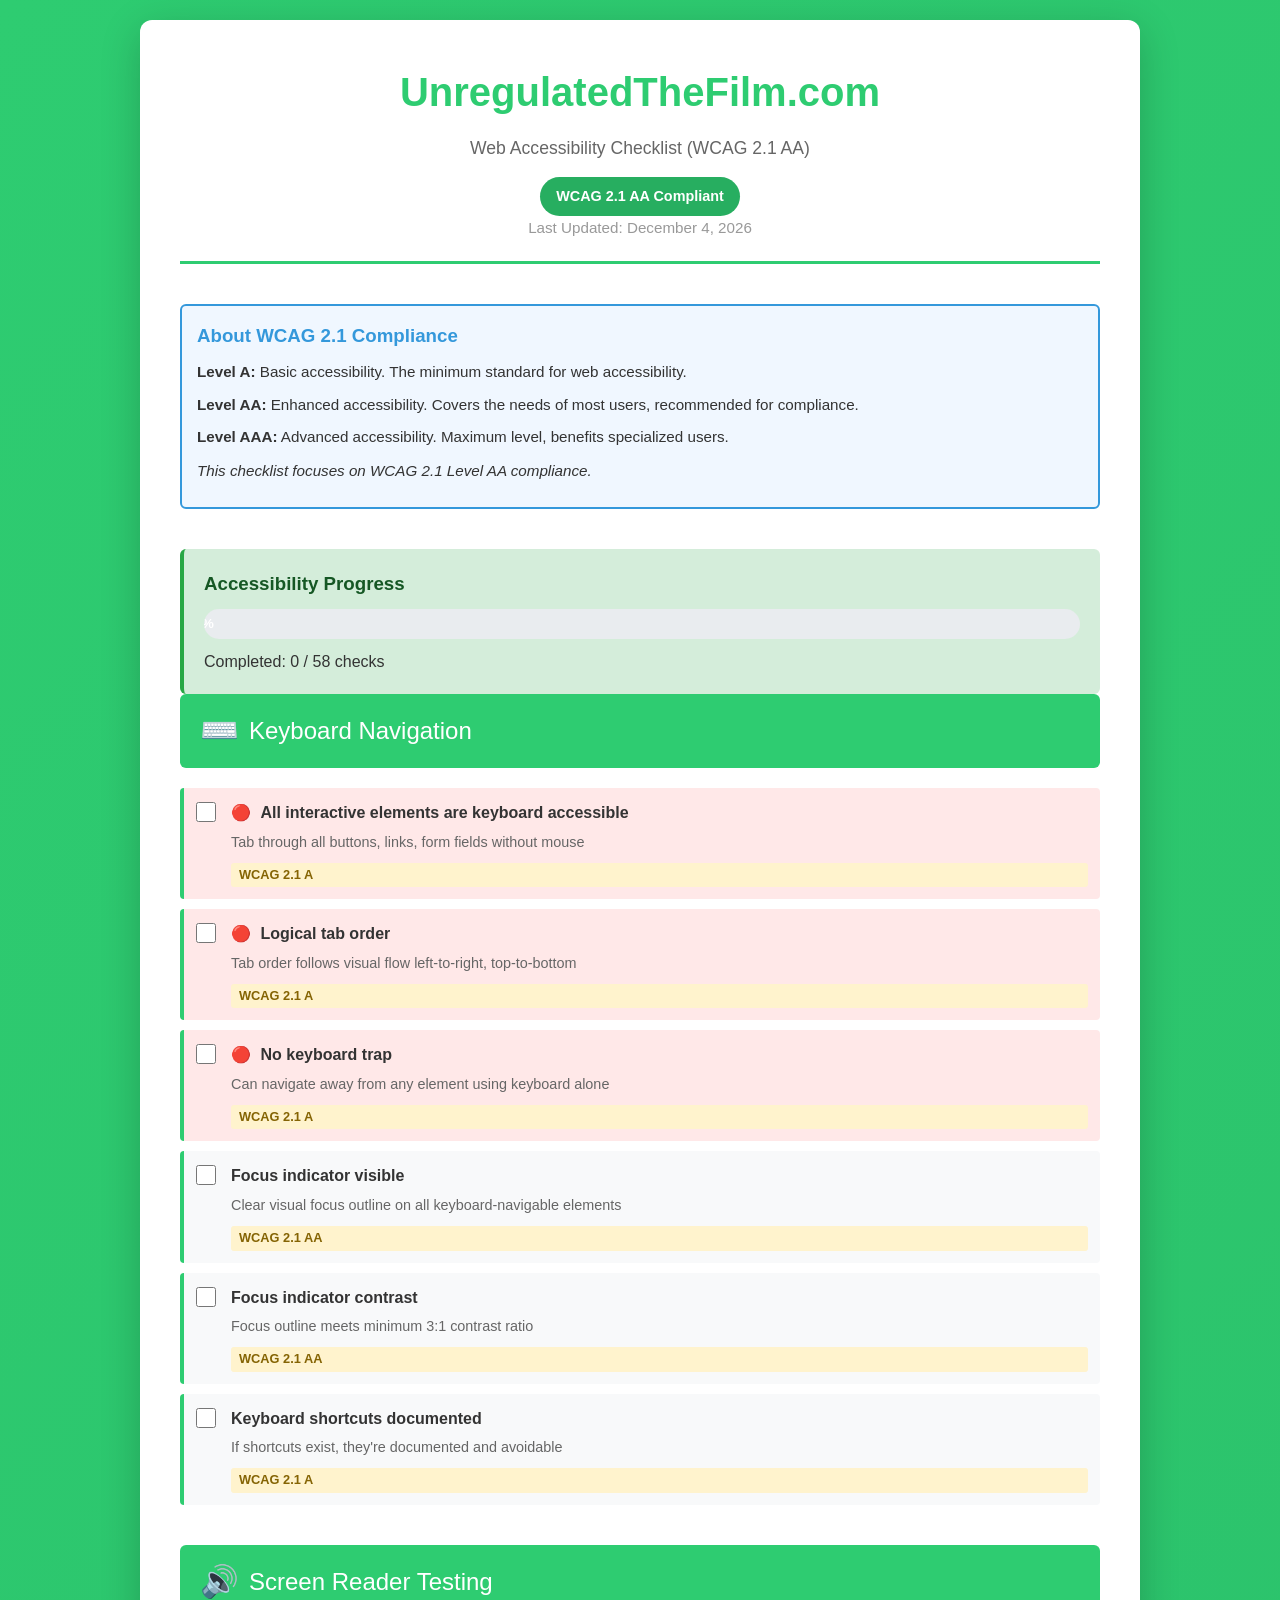
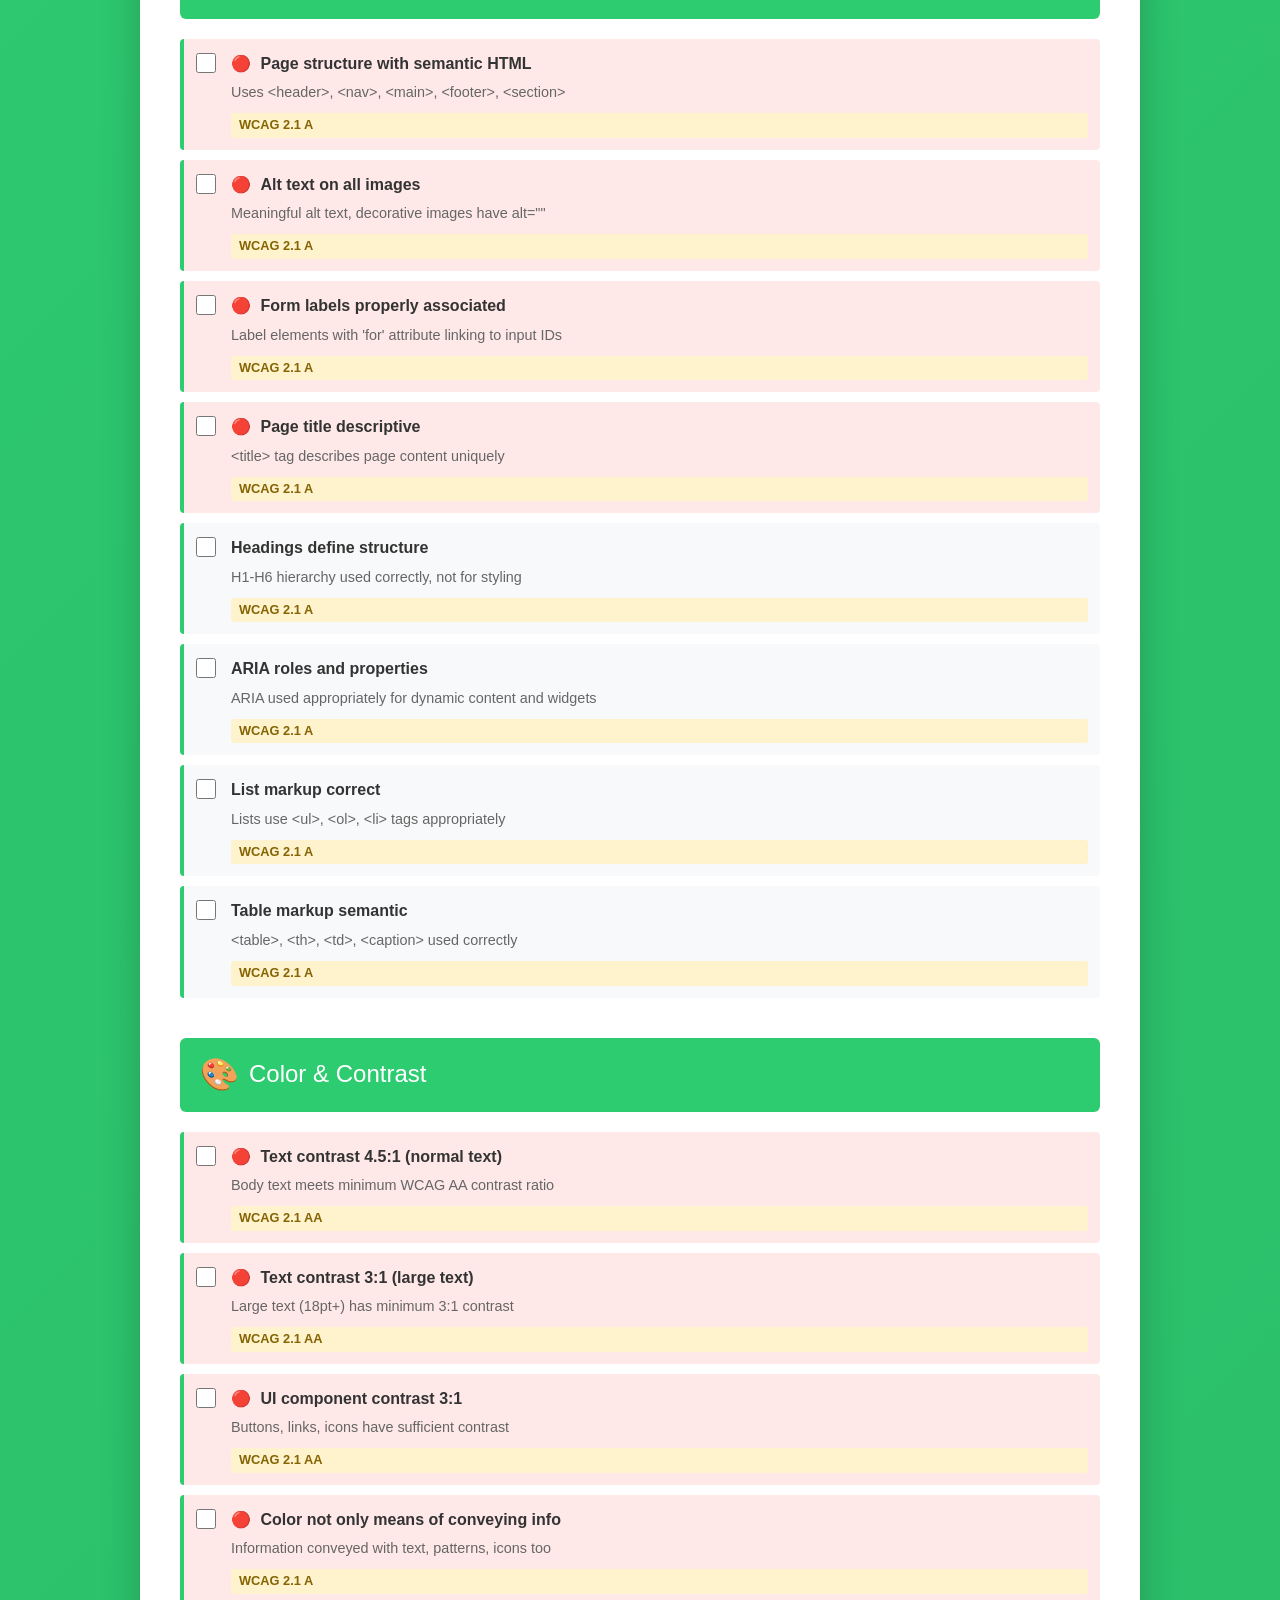
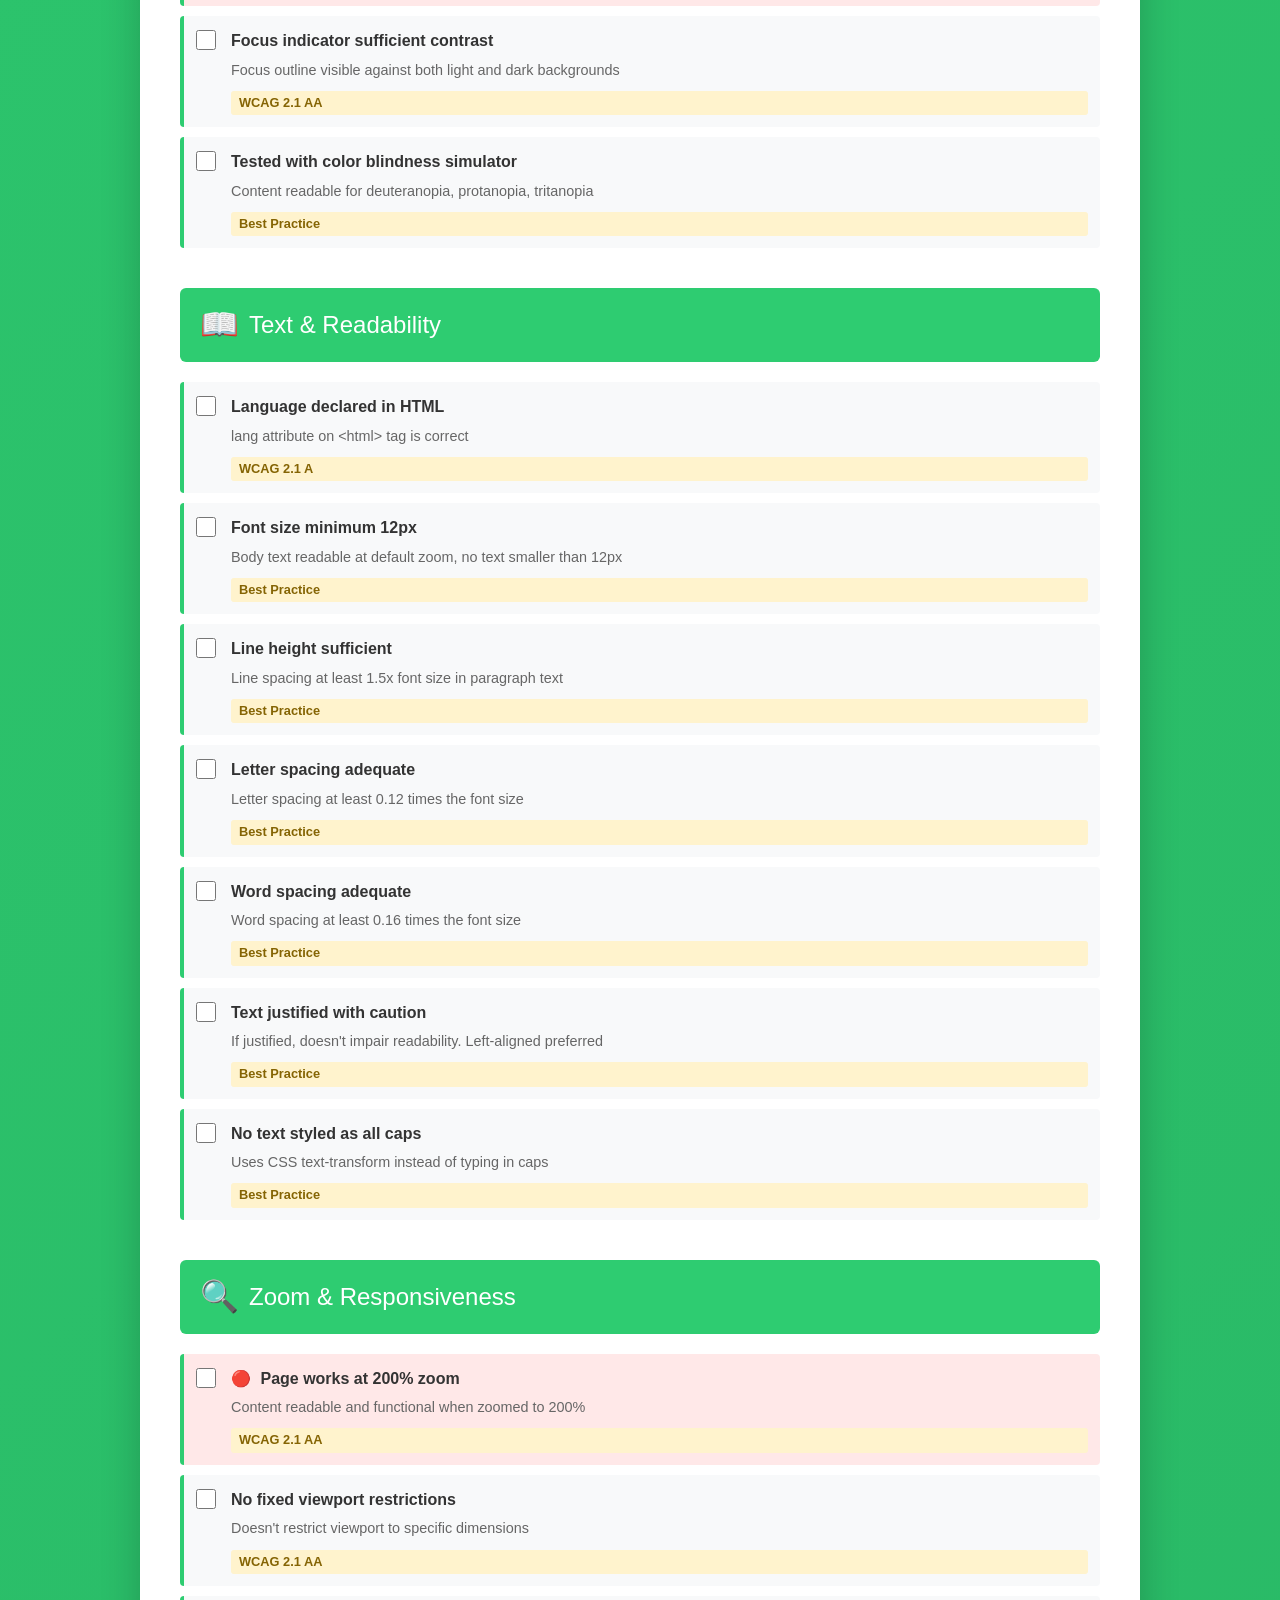
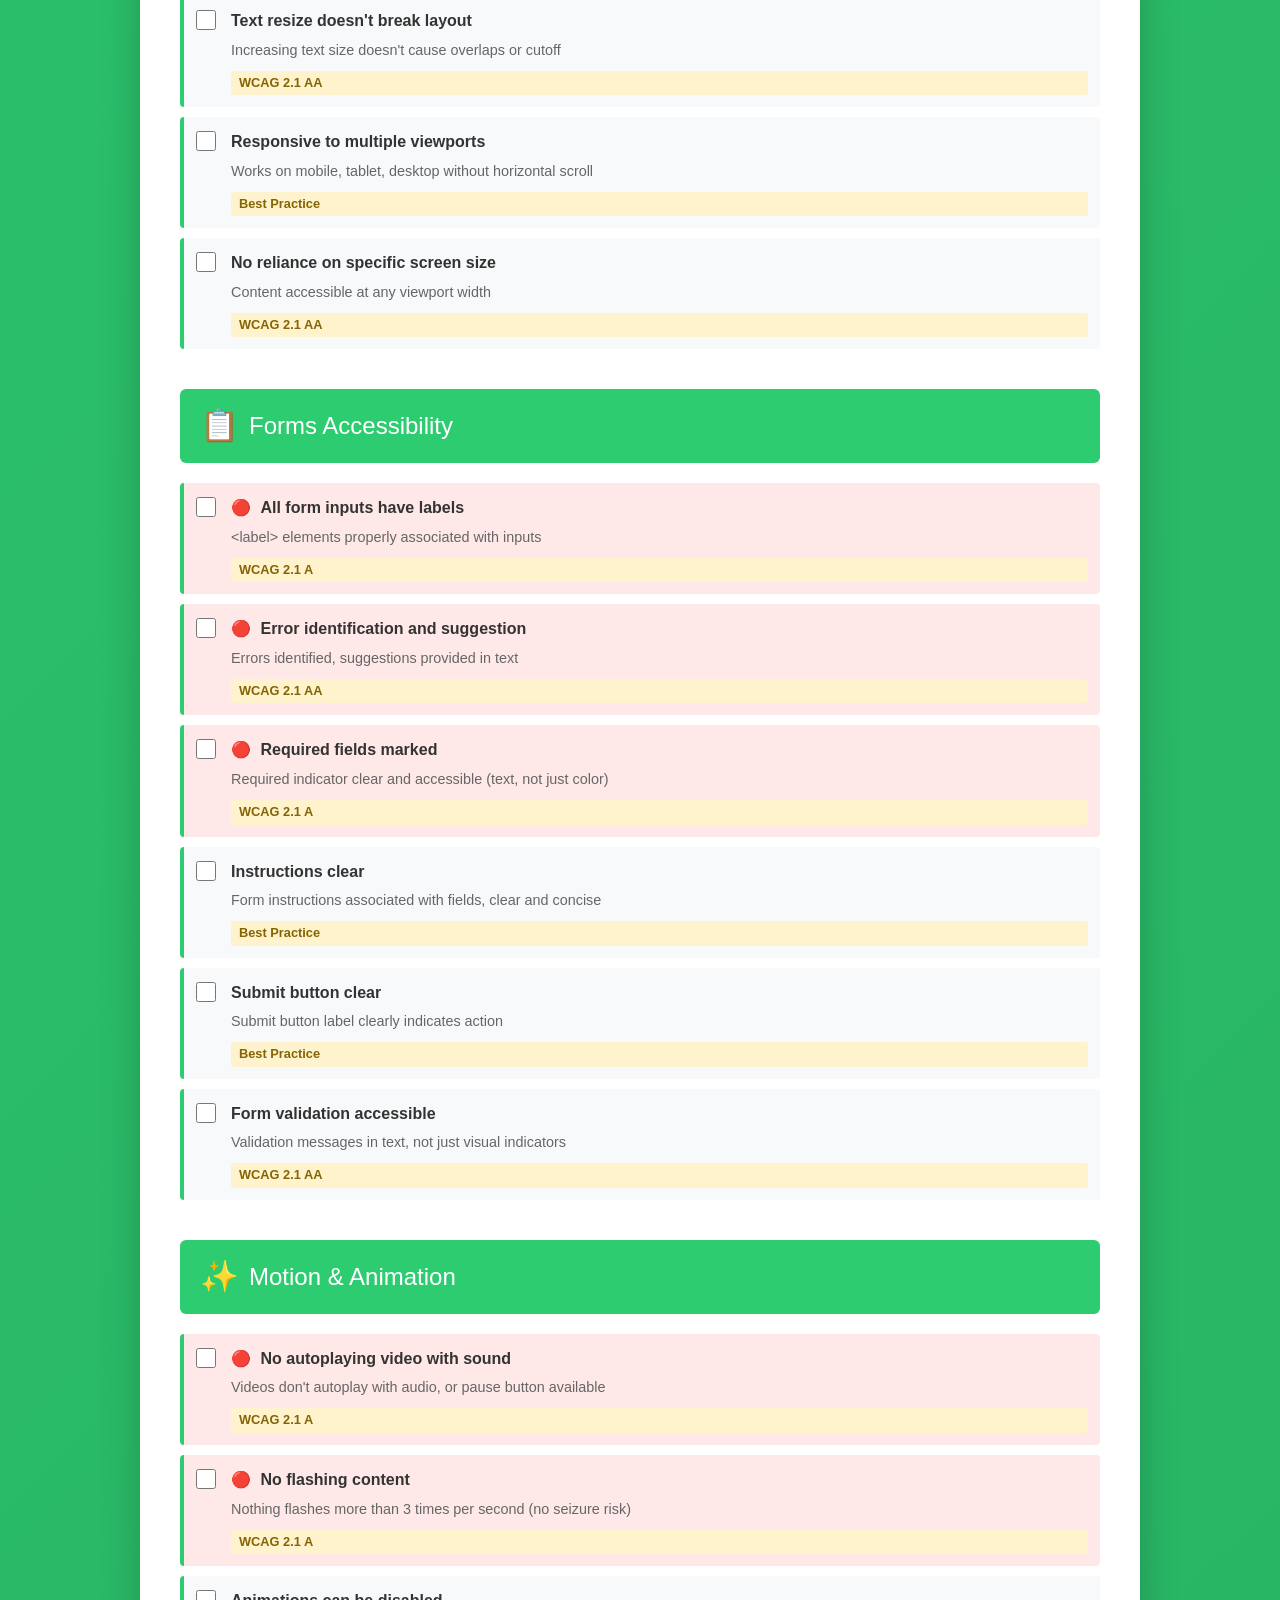
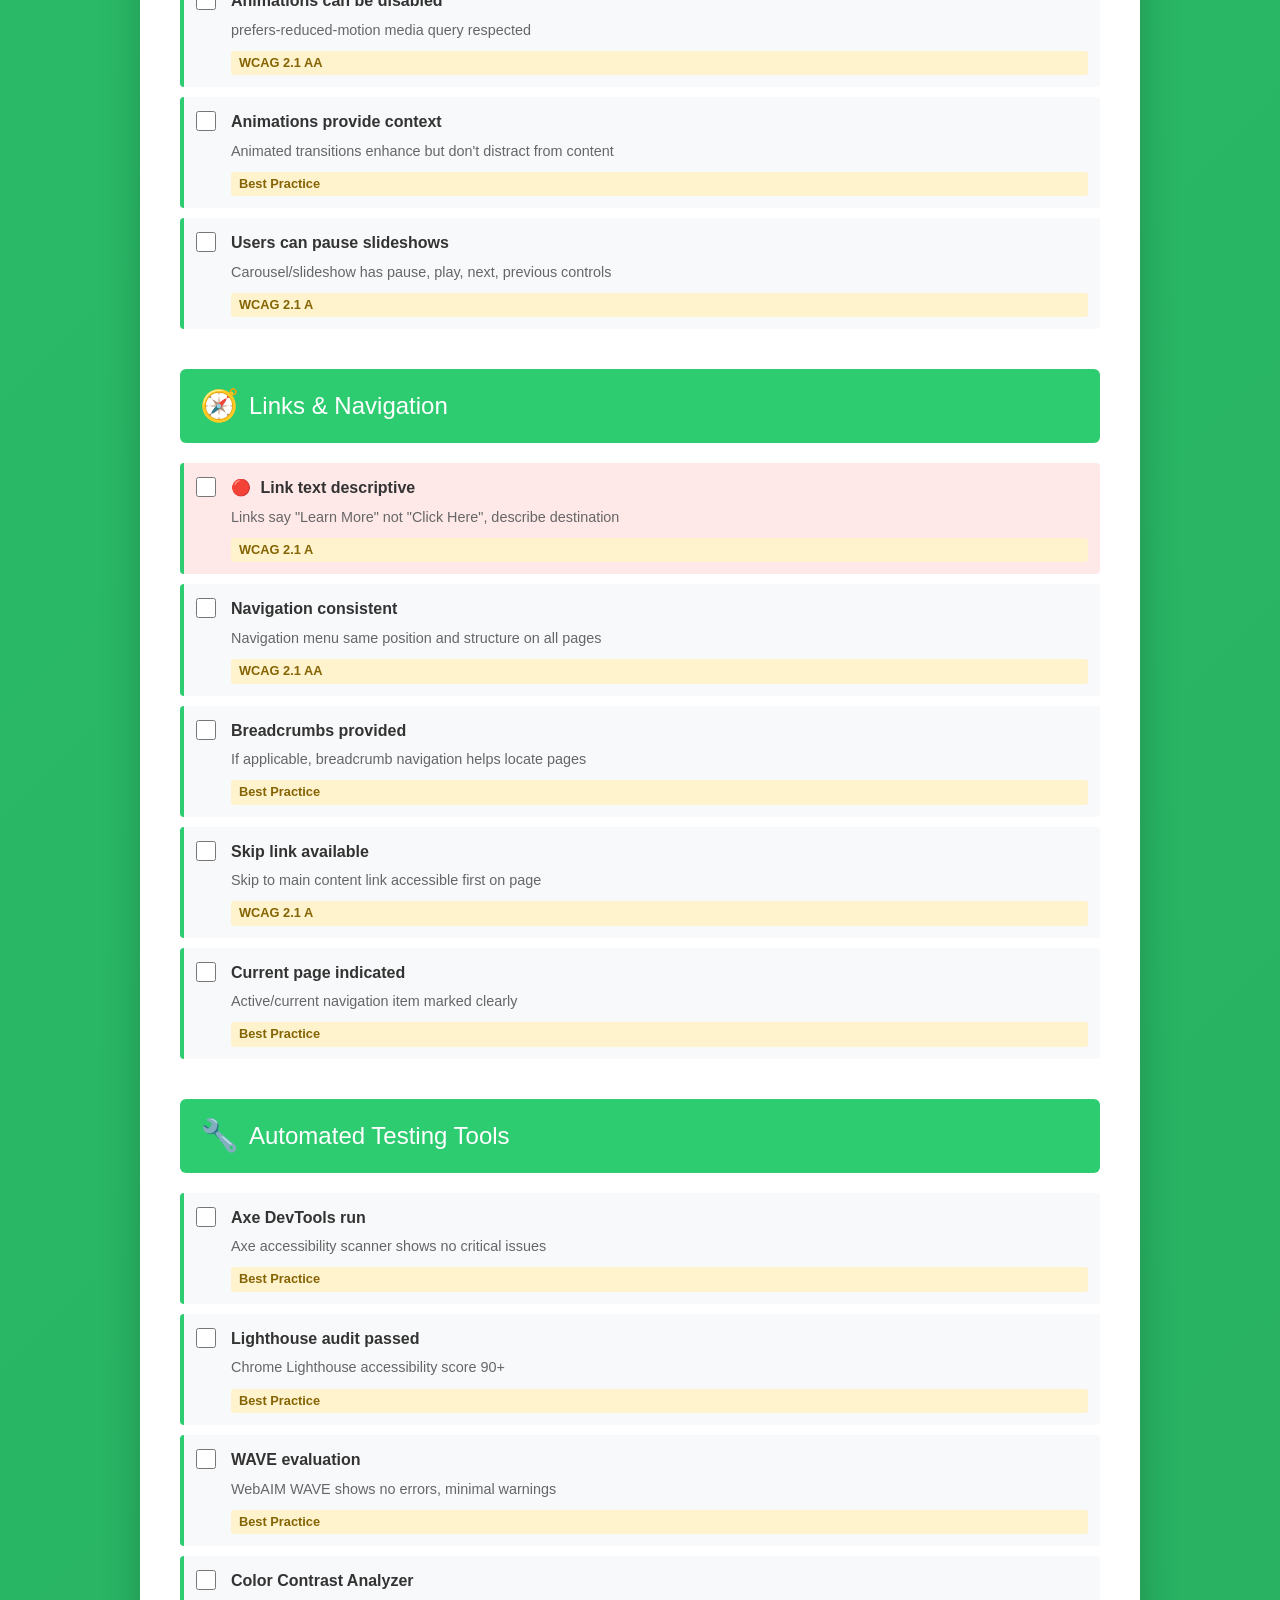
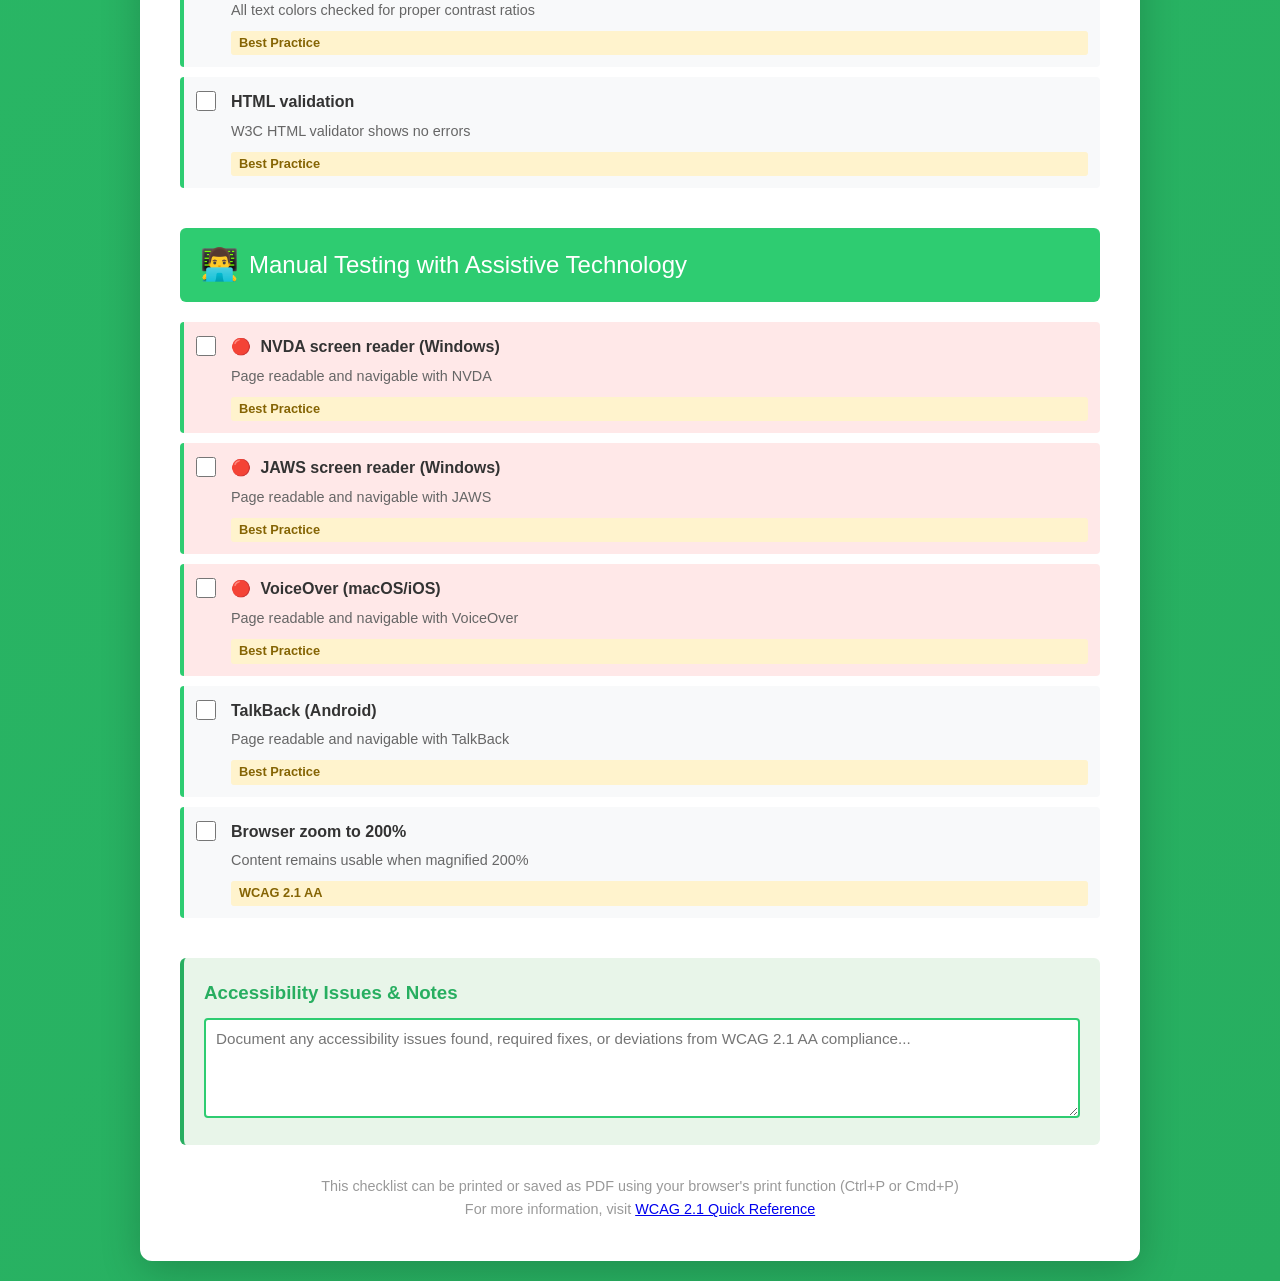
<file: tests/accessibility.html>
<!DOCTYPE html>
<html lang="en">
<head>
    <meta charset="UTF-8">
    <meta name="viewport" content="width=device-width, initial-scale=1.0">
    <title>UnregulatedTheFilm - Accessibility Checklist</title>
    <style>
        * {
            margin: 0;
            padding: 0;
            box-sizing: border-box;
        }

        body {
            font-family: 'Segoe UI', Tahoma, Geneva, Verdana, sans-serif;
            background: linear-gradient(135deg, #2ecc71 0%, #27ae60 100%);
            color: #333;
            line-height: 1.6;
            padding: 20px;
            min-height: 100vh;
        }

        .container {
            max-width: 1000px;
            margin: 0 auto;
            background: white;
            border-radius: 12px;
            box-shadow: 0 10px 40px rgba(0, 0, 0, 0.2);
            padding: 40px;
        }

        header {
            text-align: center;
            margin-bottom: 40px;
            border-bottom: 3px solid #2ecc71;
            padding-bottom: 20px;
        }

        h1 {
            color: #2ecc71;
            font-size: 2.5em;
            margin-bottom: 10px;
        }

        .subtitle {
            color: #666;
            font-size: 1.1em;
            margin-bottom: 5px;
        }

        .wcag-badge {
            display: inline-block;
            background: #27ae60;
            color: white;
            padding: 8px 16px;
            border-radius: 20px;
            font-weight: bold;
            margin-top: 10px;
            font-size: 0.9em;
        }

        .date-info {
            color: #999;
            font-size: 0.95em;
        }

        .section {
            margin-bottom: 40px;
        }

        .section-title {
            font-size: 1.5em;
            color: white;
            background: #2ecc71;
            padding: 12px 20px;
            border-radius: 6px;
            margin-bottom: 20px;
            display: flex;
            align-items: center;
            gap: 10px;
        }

        .section-icon {
            font-size: 1.3em;
        }

        .test-item {
            display: flex;
            align-items: flex-start;
            padding: 12px;
            margin-bottom: 10px;
            background: #f8f9fa;
            border-left: 4px solid #2ecc71;
            border-radius: 4px;
            transition: background 0.3s;
        }

        .test-item:hover {
            background: #e8f5e9;
        }

        .test-item.checked {
            background: #c8e6c9;
            border-left-color: #27ae60;
            opacity: 0.8;
        }

        .test-item input[type="checkbox"] {
            width: 20px;
            height: 20px;
            min-width: 20px;
            margin-right: 15px;
            margin-top: 2px;
            cursor: pointer;
            accent-color: #2ecc71;
        }

        .test-item label {
            cursor: pointer;
            flex: 1;
            display: flex;
            flex-direction: column;
            gap: 5px;
        }

        .test-name {
            font-weight: 600;
            color: #333;
        }

        .test-detail {
            font-size: 0.9em;
            color: #666;
        }

        .wcag-level {
            display: inline-block;
            background: #fff3cd;
            color: #856404;
            padding: 2px 8px;
            border-radius: 3px;
            font-size: 0.8em;
            font-weight: bold;
            margin-top: 4px;
        }

        .critical-item .test-name::before {
            content: "🔴 ";
            margin-right: 5px;
        }

        .critical-item {
            background: #ffe8e8;
        }

        .notes-section {
            margin-top: 30px;
            padding: 20px;
            background: #e8f5e9;
            border-radius: 6px;
            border-left: 4px solid #27ae60;
        }

        .notes-section h3 {
            color: #27ae60;
            margin-bottom: 10px;
        }

        textarea {
            width: 100%;
            min-height: 100px;
            padding: 10px;
            border: 2px solid #2ecc71;
            border-radius: 4px;
            font-family: inherit;
            font-size: 0.95em;
            resize: vertical;
        }

        .summary {
            margin-top: 40px;
            padding: 20px;
            background: #d4edda;
            border-radius: 6px;
            border-left: 4px solid #28a745;
        }

        .summary h3 {
            color: #155724;
            margin-bottom: 10px;
        }

        .progress-bar {
            width: 100%;
            height: 30px;
            background: #e9ecef;
            border-radius: 15px;
            overflow: hidden;
            margin: 10px 0;
        }

        .progress-fill {
            height: 100%;
            background: linear-gradient(90deg, #2ecc71, #27ae60);
            width: 0%;
            transition: width 0.3s;
            display: flex;
            align-items: center;
            justify-content: center;
            color: white;
            font-weight: bold;
            font-size: 0.85em;
        }

        .wcag-info {
            background: #f0f7ff;
            border: 2px solid #3498db;
            border-radius: 6px;
            padding: 15px;
            margin-bottom: 30px;
        }

        .wcag-info h3 {
            color: #3498db;
            margin-bottom: 10px;
        }

        .wcag-info p {
            margin-bottom: 8px;
            font-size: 0.95em;
        }

        .print-info {
            text-align: center;
            margin-top: 30px;
            color: #999;
            font-size: 0.9em;
        }

        @media print {
            body {
                background: white;
                padding: 0;
            }

            .container {
                max-width: 100%;
                box-shadow: none;
            }

            .test-item.checked {
                opacity: 1;
            }

            .summary {
                page-break-inside: avoid;
            }
        }

        @media (max-width: 768px) {
            .container {
                padding: 20px;
            }

            h1 {
                font-size: 1.8em;
            }

            .section-title {
                font-size: 1.2em;
            }
        }
    </style>
</head>
<body>
    <div class="container">
        <header>
            <h1>UnregulatedTheFilm.com</h1>
            <p class="subtitle">Web Accessibility Checklist (WCAG 2.1 AA)</p>
            <span class="wcag-badge">WCAG 2.1 AA Compliant</span>
            <p class="date-info">Last Updated: <span id="date"></span></p>
        </header>

        <div class="wcag-info">
            <h3>About WCAG 2.1 Compliance</h3>
            <p><strong>Level A:</strong> Basic accessibility. The minimum standard for web accessibility.</p>
            <p><strong>Level AA:</strong> Enhanced accessibility. Covers the needs of most users, recommended for compliance.</p>
            <p><strong>Level AAA:</strong> Advanced accessibility. Maximum level, benefits specialized users.</p>
            <p style="margin-top: 10px;"><em>This checklist focuses on WCAG 2.1 Level AA compliance.</em></p>
        </div>

        <div class="summary">
            <h3>Accessibility Progress</h3>
            <div class="progress-bar">
                <div class="progress-fill" id="progressFill">0%</div>
            </div>
            <p>Completed: <span id="completed">0</span> / <span id="total">0</span> checks</p>
        </div>

        <!-- Keyboard Navigation -->
        <div class="section">
            <div class="section-title">
                <span class="section-icon">⌨️</span>
                Keyboard Navigation
            </div>
            <div class="test-item critical-item">
                <input type="checkbox">
                <label>
                    <span class="test-name">All interactive elements are keyboard accessible</span>
                    <span class="test-detail">Tab through all buttons, links, form fields without mouse</span>
                    <span class="wcag-level">WCAG 2.1 A</span>
                </label>
            </div>
            <div class="test-item critical-item">
                <input type="checkbox">
                <label>
                    <span class="test-name">Logical tab order</span>
                    <span class="test-detail">Tab order follows visual flow left-to-right, top-to-bottom</span>
                    <span class="wcag-level">WCAG 2.1 A</span>
                </label>
            </div>
            <div class="test-item critical-item">
                <input type="checkbox">
                <label>
                    <span class="test-name">No keyboard trap</span>
                    <span class="test-detail">Can navigate away from any element using keyboard alone</span>
                    <span class="wcag-level">WCAG 2.1 A</span>
                </label>
            </div>
            <div class="test-item">
                <input type="checkbox">
                <label>
                    <span class="test-name">Focus indicator visible</span>
                    <span class="test-detail">Clear visual focus outline on all keyboard-navigable elements</span>
                    <span class="wcag-level">WCAG 2.1 AA</span>
                </label>
            </div>
            <div class="test-item">
                <input type="checkbox">
                <label>
                    <span class="test-name">Focus indicator contrast</span>
                    <span class="test-detail">Focus outline meets minimum 3:1 contrast ratio</span>
                    <span class="wcag-level">WCAG 2.1 AA</span>
                </label>
            </div>
            <div class="test-item">
                <input type="checkbox">
                <label>
                    <span class="test-name">Keyboard shortcuts documented</span>
                    <span class="test-detail">If shortcuts exist, they're documented and avoidable</span>
                    <span class="wcag-level">WCAG 2.1 A</span>
                </label>
            </div>
        </div>

        <!-- Screen Reader Testing -->
        <div class="section">
            <div class="section-title">
                <span class="section-icon">🔊</span>
                Screen Reader Testing
            </div>
            <div class="test-item critical-item">
                <input type="checkbox">
                <label>
                    <span class="test-name">Page structure with semantic HTML</span>
                    <span class="test-detail">Uses &lt;header&gt;, &lt;nav&gt;, &lt;main&gt;, &lt;footer&gt;, &lt;section&gt;</span>
                    <span class="wcag-level">WCAG 2.1 A</span>
                </label>
            </div>
            <div class="test-item critical-item">
                <input type="checkbox">
                <label>
                    <span class="test-name">Alt text on all images</span>
                    <span class="test-detail">Meaningful alt text, decorative images have alt=""</span>
                    <span class="wcag-level">WCAG 2.1 A</span>
                </label>
            </div>
            <div class="test-item critical-item">
                <input type="checkbox">
                <label>
                    <span class="test-name">Form labels properly associated</span>
                    <span class="test-detail">Label elements with 'for' attribute linking to input IDs</span>
                    <span class="wcag-level">WCAG 2.1 A</span>
                </label>
            </div>
            <div class="test-item critical-item">
                <input type="checkbox">
                <label>
                    <span class="test-name">Page title descriptive</span>
                    <span class="test-detail">&lt;title&gt; tag describes page content uniquely</span>
                    <span class="wcag-level">WCAG 2.1 A</span>
                </label>
            </div>
            <div class="test-item">
                <input type="checkbox">
                <label>
                    <span class="test-name">Headings define structure</span>
                    <span class="test-detail">H1-H6 hierarchy used correctly, not for styling</span>
                    <span class="wcag-level">WCAG 2.1 A</span>
                </label>
            </div>
            <div class="test-item">
                <input type="checkbox">
                <label>
                    <span class="test-name">ARIA roles and properties</span>
                    <span class="test-detail">ARIA used appropriately for dynamic content and widgets</span>
                    <span class="wcag-level">WCAG 2.1 A</span>
                </label>
            </div>
            <div class="test-item">
                <input type="checkbox">
                <label>
                    <span class="test-name">List markup correct</span>
                    <span class="test-detail">Lists use &lt;ul&gt;, &lt;ol&gt;, &lt;li&gt; tags appropriately</span>
                    <span class="wcag-level">WCAG 2.1 A</span>
                </label>
            </div>
            <div class="test-item">
                <input type="checkbox">
                <label>
                    <span class="test-name">Table markup semantic</span>
                    <span class="test-detail">&lt;table&gt;, &lt;th&gt;, &lt;td&gt;, &lt;caption&gt; used correctly</span>
                    <span class="wcag-level">WCAG 2.1 A</span>
                </label>
            </div>
        </div>

        <!-- Color & Contrast -->
        <div class="section">
            <div class="section-title">
                <span class="section-icon">🎨</span>
                Color & Contrast
            </div>
            <div class="test-item critical-item">
                <input type="checkbox">
                <label>
                    <span class="test-name">Text contrast 4.5:1 (normal text)</span>
                    <span class="test-detail">Body text meets minimum WCAG AA contrast ratio</span>
                    <span class="wcag-level">WCAG 2.1 AA</span>
                </label>
            </div>
            <div class="test-item critical-item">
                <input type="checkbox">
                <label>
                    <span class="test-name">Text contrast 3:1 (large text)</span>
                    <span class="test-detail">Large text (18pt+) has minimum 3:1 contrast</span>
                    <span class="wcag-level">WCAG 2.1 AA</span>
                </label>
            </div>
            <div class="test-item critical-item">
                <input type="checkbox">
                <label>
                    <span class="test-name">UI component contrast 3:1</span>
                    <span class="test-detail">Buttons, links, icons have sufficient contrast</span>
                    <span class="wcag-level">WCAG 2.1 AA</span>
                </label>
            </div>
            <div class="test-item critical-item">
                <input type="checkbox">
                <label>
                    <span class="test-name">Color not only means of conveying info</span>
                    <span class="test-detail">Information conveyed with text, patterns, icons too</span>
                    <span class="wcag-level">WCAG 2.1 A</span>
                </label>
            </div>
            <div class="test-item">
                <input type="checkbox">
                <label>
                    <span class="test-name">Focus indicator sufficient contrast</span>
                    <span class="test-detail">Focus outline visible against both light and dark backgrounds</span>
                    <span class="wcag-level">WCAG 2.1 AA</span>
                </label>
            </div>
            <div class="test-item">
                <input type="checkbox">
                <label>
                    <span class="test-name">Tested with color blindness simulator</span>
                    <span class="test-detail">Content readable for deuteranopia, protanopia, tritanopia</span>
                    <span class="wcag-level">Best Practice</span>
                </label>
            </div>
        </div>

        <!-- Text & Readability -->
        <div class="section">
            <div class="section-title">
                <span class="section-icon">📖</span>
                Text & Readability
            </div>
            <div class="test-item">
                <input type="checkbox">
                <label>
                    <span class="test-name">Language declared in HTML</span>
                    <span class="test-detail">lang attribute on &lt;html&gt; tag is correct</span>
                    <span class="wcag-level">WCAG 2.1 A</span>
                </label>
            </div>
            <div class="test-item">
                <input type="checkbox">
                <label>
                    <span class="test-name">Font size minimum 12px</span>
                    <span class="test-detail">Body text readable at default zoom, no text smaller than 12px</span>
                    <span class="wcag-level">Best Practice</span>
                </label>
            </div>
            <div class="test-item">
                <input type="checkbox">
                <label>
                    <span class="test-name">Line height sufficient</span>
                    <span class="test-detail">Line spacing at least 1.5x font size in paragraph text</span>
                    <span class="wcag-level">Best Practice</span>
                </label>
            </div>
            <div class="test-item">
                <input type="checkbox">
                <label>
                    <span class="test-name">Letter spacing adequate</span>
                    <span class="test-detail">Letter spacing at least 0.12 times the font size</span>
                    <span class="wcag-level">Best Practice</span>
                </label>
            </div>
            <div class="test-item">
                <input type="checkbox">
                <label>
                    <span class="test-name">Word spacing adequate</span>
                    <span class="test-detail">Word spacing at least 0.16 times the font size</span>
                    <span class="wcag-level">Best Practice</span>
                </label>
            </div>
            <div class="test-item">
                <input type="checkbox">
                <label>
                    <span class="test-name">Text justified with caution</span>
                    <span class="test-detail">If justified, doesn't impair readability. Left-aligned preferred</span>
                    <span class="wcag-level">Best Practice</span>
                </label>
            </div>
            <div class="test-item">
                <input type="checkbox">
                <label>
                    <span class="test-name">No text styled as all caps</span>
                    <span class="test-detail">Uses CSS text-transform instead of typing in caps</span>
                    <span class="wcag-level">Best Practice</span>
                </label>
            </div>
        </div>

        <!-- Zoom & Responsiveness -->
        <div class="section">
            <div class="section-title">
                <span class="section-icon">🔍</span>
                Zoom & Responsiveness
            </div>
            <div class="test-item critical-item">
                <input type="checkbox">
                <label>
                    <span class="test-name">Page works at 200% zoom</span>
                    <span class="test-detail">Content readable and functional when zoomed to 200%</span>
                    <span class="wcag-level">WCAG 2.1 AA</span>
                </label>
            </div>
            <div class="test-item">
                <input type="checkbox">
                <label>
                    <span class="test-name">No fixed viewport restrictions</span>
                    <span class="test-detail">Doesn't restrict viewport to specific dimensions</span>
                    <span class="wcag-level">WCAG 2.1 AA</span>
                </label>
            </div>
            <div class="test-item">
                <input type="checkbox">
                <label>
                    <span class="test-name">Text resize doesn't break layout</span>
                    <span class="test-detail">Increasing text size doesn't cause overlaps or cutoff</span>
                    <span class="wcag-level">WCAG 2.1 AA</span>
                </label>
            </div>
            <div class="test-item">
                <input type="checkbox">
                <label>
                    <span class="test-name">Responsive to multiple viewports</span>
                    <span class="test-detail">Works on mobile, tablet, desktop without horizontal scroll</span>
                    <span class="wcag-level">Best Practice</span>
                </label>
            </div>
            <div class="test-item">
                <input type="checkbox">
                <label>
                    <span class="test-name">No reliance on specific screen size</span>
                    <span class="test-detail">Content accessible at any viewport width</span>
                    <span class="wcag-level">WCAG 2.1 AA</span>
                </label>
            </div>
        </div>

        <!-- Forms Accessibility -->
        <div class="section">
            <div class="section-title">
                <span class="section-icon">📋</span>
                Forms Accessibility
            </div>
            <div class="test-item critical-item">
                <input type="checkbox">
                <label>
                    <span class="test-name">All form inputs have labels</span>
                    <span class="test-detail">&lt;label&gt; elements properly associated with inputs</span>
                    <span class="wcag-level">WCAG 2.1 A</span>
                </label>
            </div>
            <div class="test-item critical-item">
                <input type="checkbox">
                <label>
                    <span class="test-name">Error identification and suggestion</span>
                    <span class="test-detail">Errors identified, suggestions provided in text</span>
                    <span class="wcag-level">WCAG 2.1 AA</span>
                </label>
            </div>
            <div class="test-item critical-item">
                <input type="checkbox">
                <label>
                    <span class="test-name">Required fields marked</span>
                    <span class="test-detail">Required indicator clear and accessible (text, not just color)</span>
                    <span class="wcag-level">WCAG 2.1 A</span>
                </label>
            </div>
            <div class="test-item">
                <input type="checkbox">
                <label>
                    <span class="test-name">Instructions clear</span>
                    <span class="test-detail">Form instructions associated with fields, clear and concise</span>
                    <span class="wcag-level">Best Practice</span>
                </label>
            </div>
            <div class="test-item">
                <input type="checkbox">
                <label>
                    <span class="test-name">Submit button clear</span>
                    <span class="test-detail">Submit button label clearly indicates action</span>
                    <span class="wcag-level">Best Practice</span>
                </label>
            </div>
            <div class="test-item">
                <input type="checkbox">
                <label>
                    <span class="test-name">Form validation accessible</span>
                    <span class="test-detail">Validation messages in text, not just visual indicators</span>
                    <span class="wcag-level">WCAG 2.1 AA</span>
                </label>
            </div>
        </div>

        <!-- Motion & Animation -->
        <div class="section">
            <div class="section-title">
                <span class="section-icon">✨</span>
                Motion & Animation
            </div>
            <div class="test-item critical-item">
                <input type="checkbox">
                <label>
                    <span class="test-name">No autoplaying video with sound</span>
                    <span class="test-detail">Videos don't autoplay with audio, or pause button available</span>
                    <span class="wcag-level">WCAG 2.1 A</span>
                </label>
            </div>
            <div class="test-item critical-item">
                <input type="checkbox">
                <label>
                    <span class="test-name">No flashing content</span>
                    <span class="test-detail">Nothing flashes more than 3 times per second (no seizure risk)</span>
                    <span class="wcag-level">WCAG 2.1 A</span>
                </label>
            </div>
            <div class="test-item">
                <input type="checkbox">
                <label>
                    <span class="test-name">Animations can be disabled</span>
                    <span class="test-detail">prefers-reduced-motion media query respected</span>
                    <span class="wcag-level">WCAG 2.1 AA</span>
                </label>
            </div>
            <div class="test-item">
                <input type="checkbox">
                <label>
                    <span class="test-name">Animations provide context</span>
                    <span class="test-detail">Animated transitions enhance but don't distract from content</span>
                    <span class="wcag-level">Best Practice</span>
                </label>
            </div>
            <div class="test-item">
                <input type="checkbox">
                <label>
                    <span class="test-name">Users can pause slideshows</span>
                    <span class="test-detail">Carousel/slideshow has pause, play, next, previous controls</span>
                    <span class="wcag-level">WCAG 2.1 A</span>
                </label>
            </div>
        </div>

        <!-- Links & Navigation -->
        <div class="section">
            <div class="section-title">
                <span class="section-icon">🧭</span>
                Links & Navigation
            </div>
            <div class="test-item critical-item">
                <input type="checkbox">
                <label>
                    <span class="test-name">Link text descriptive</span>
                    <span class="test-detail">Links say "Learn More" not "Click Here", describe destination</span>
                    <span class="wcag-level">WCAG 2.1 A</span>
                </label>
            </div>
            <div class="test-item">
                <input type="checkbox">
                <label>
                    <span class="test-name">Navigation consistent</span>
                    <span class="test-detail">Navigation menu same position and structure on all pages</span>
                    <span class="wcag-level">WCAG 2.1 AA</span>
                </label>
            </div>
            <div class="test-item">
                <input type="checkbox">
                <label>
                    <span class="test-name">Breadcrumbs provided</span>
                    <span class="test-detail">If applicable, breadcrumb navigation helps locate pages</span>
                    <span class="wcag-level">Best Practice</span>
                </label>
            </div>
            <div class="test-item">
                <input type="checkbox">
                <label>
                    <span class="test-name">Skip link available</span>
                    <span class="test-detail">Skip to main content link accessible first on page</span>
                    <span class="wcag-level">WCAG 2.1 A</span>
                </label>
            </div>
            <div class="test-item">
                <input type="checkbox">
                <label>
                    <span class="test-name">Current page indicated</span>
                    <span class="test-detail">Active/current navigation item marked clearly</span>
                    <span class="wcag-level">Best Practice</span>
                </label>
            </div>
        </div>

        <!-- Automated Testing Tools -->
        <div class="section">
            <div class="section-title">
                <span class="section-icon">🔧</span>
                Automated Testing Tools
            </div>
            <div class="test-item">
                <input type="checkbox">
                <label>
                    <span class="test-name">Axe DevTools run</span>
                    <span class="test-detail">Axe accessibility scanner shows no critical issues</span>
                    <span class="wcag-level">Best Practice</span>
                </label>
            </div>
            <div class="test-item">
                <input type="checkbox">
                <label>
                    <span class="test-name">Lighthouse audit passed</span>
                    <span class="test-detail">Chrome Lighthouse accessibility score 90+</span>
                    <span class="wcag-level">Best Practice</span>
                </label>
            </div>
            <div class="test-item">
                <input type="checkbox">
                <label>
                    <span class="test-name">WAVE evaluation</span>
                    <span class="test-detail">WebAIM WAVE shows no errors, minimal warnings</span>
                    <span class="wcag-level">Best Practice</span>
                </label>
            </div>
            <div class="test-item">
                <input type="checkbox">
                <label>
                    <span class="test-name">Color Contrast Analyzer</span>
                    <span class="test-detail">All text colors checked for proper contrast ratios</span>
                    <span class="wcag-level">Best Practice</span>
                </label>
            </div>
            <div class="test-item">
                <input type="checkbox">
                <label>
                    <span class="test-name">HTML validation</span>
                    <span class="test-detail">W3C HTML validator shows no errors</span>
                    <span class="wcag-level">Best Practice</span>
                </label>
            </div>
        </div>

        <!-- Manual Testing with AT -->
        <div class="section">
            <div class="section-title">
                <span class="section-icon">👨‍💻</span>
                Manual Testing with Assistive Technology
            </div>
            <div class="test-item critical-item">
                <input type="checkbox">
                <label>
                    <span class="test-name">NVDA screen reader (Windows)</span>
                    <span class="test-detail">Page readable and navigable with NVDA</span>
                    <span class="wcag-level">Best Practice</span>
                </label>
            </div>
            <div class="test-item critical-item">
                <input type="checkbox">
                <label>
                    <span class="test-name">JAWS screen reader (Windows)</span>
                    <span class="test-detail">Page readable and navigable with JAWS</span>
                    <span class="wcag-level">Best Practice</span>
                </label>
            </div>
            <div class="test-item critical-item">
                <input type="checkbox">
                <label>
                    <span class="test-name">VoiceOver (macOS/iOS)</span>
                    <span class="test-detail">Page readable and navigable with VoiceOver</span>
                    <span class="wcag-level">Best Practice</span>
                </label>
            </div>
            <div class="test-item">
                <input type="checkbox">
                <label>
                    <span class="test-name">TalkBack (Android)</span>
                    <span class="test-detail">Page readable and navigable with TalkBack</span>
                    <span class="wcag-level">Best Practice</span>
                </label>
            </div>
            <div class="test-item">
                <input type="checkbox">
                <label>
                    <span class="test-name">Browser zoom to 200%</span>
                    <span class="test-detail">Content remains usable when magnified 200%</span>
                    <span class="wcag-level">WCAG 2.1 AA</span>
                </label>
            </div>
        </div>

        <!-- Notes Section -->
        <div class="notes-section">
            <h3>Accessibility Issues & Notes</h3>
            <textarea id="notes" placeholder="Document any accessibility issues found, required fixes, or deviations from WCAG 2.1 AA compliance..."></textarea>
        </div>

        <div class="print-info">
            <p>This checklist can be printed or saved as PDF using your browser's print function (Ctrl+P or Cmd+P)</p>
            <p>For more information, visit <a href="https://www.w3.org/WAI/WCAG21/quickref/" target="_blank">WCAG 2.1 Quick Reference</a></p>
        </div>
    </div>

    <script>
        // Set current date
        document.getElementById('date').textContent = new Date().toLocaleDateString('en-US', {
            year: 'numeric',
            month: 'long',
            day: 'numeric'
        });

        // Setup checkboxes
        const checkboxes = document.querySelectorAll('input[type="checkbox"]');
        const totalTests = checkboxes.length;
        document.getElementById('total').textContent = totalTests;

        // Load saved state from localStorage
        function loadState() {
            checkboxes.forEach((checkbox, index) => {
                const saved = localStorage.getItem(`a11y-${index}`);
                if (saved === 'true') {
                    checkbox.checked = true;
                    checkbox.parentElement.classList.add('checked');
                }
            });
            updateProgress();
        }

        // Update progress
        function updateProgress() {
            const completed = document.querySelectorAll('input[type="checkbox"]:checked').length;
            document.getElementById('completed').textContent = completed;
            const percentage = Math.round((completed / totalTests) * 100);
            document.getElementById('progressFill').textContent = percentage + '%';
            document.getElementById('progressFill').style.width = percentage + '%';
        }

        // Handle checkbox changes
        checkboxes.forEach((checkbox, index) => {
            checkbox.addEventListener('change', () => {
                if (checkbox.checked) {
                    checkbox.parentElement.classList.add('checked');
                    localStorage.setItem(`a11y-${index}`, 'true');
                } else {
                    checkbox.parentElement.classList.remove('checked');
                    localStorage.setItem(`a11y-${index}`, 'false');
                }
                updateProgress();
            });
        });

        // Auto-save notes
        const notesField = document.getElementById('notes');
        notesField.addEventListener('change', () => {
            localStorage.setItem('a11y-notes', notesField.value);
        });

        // Load notes from localStorage
        const savedNotes = localStorage.getItem('a11y-notes');
        if (savedNotes) {
            notesField.value = savedNotes;
        }

        // Initialize
        loadState();
    </script>
</body>
</html>
</file>
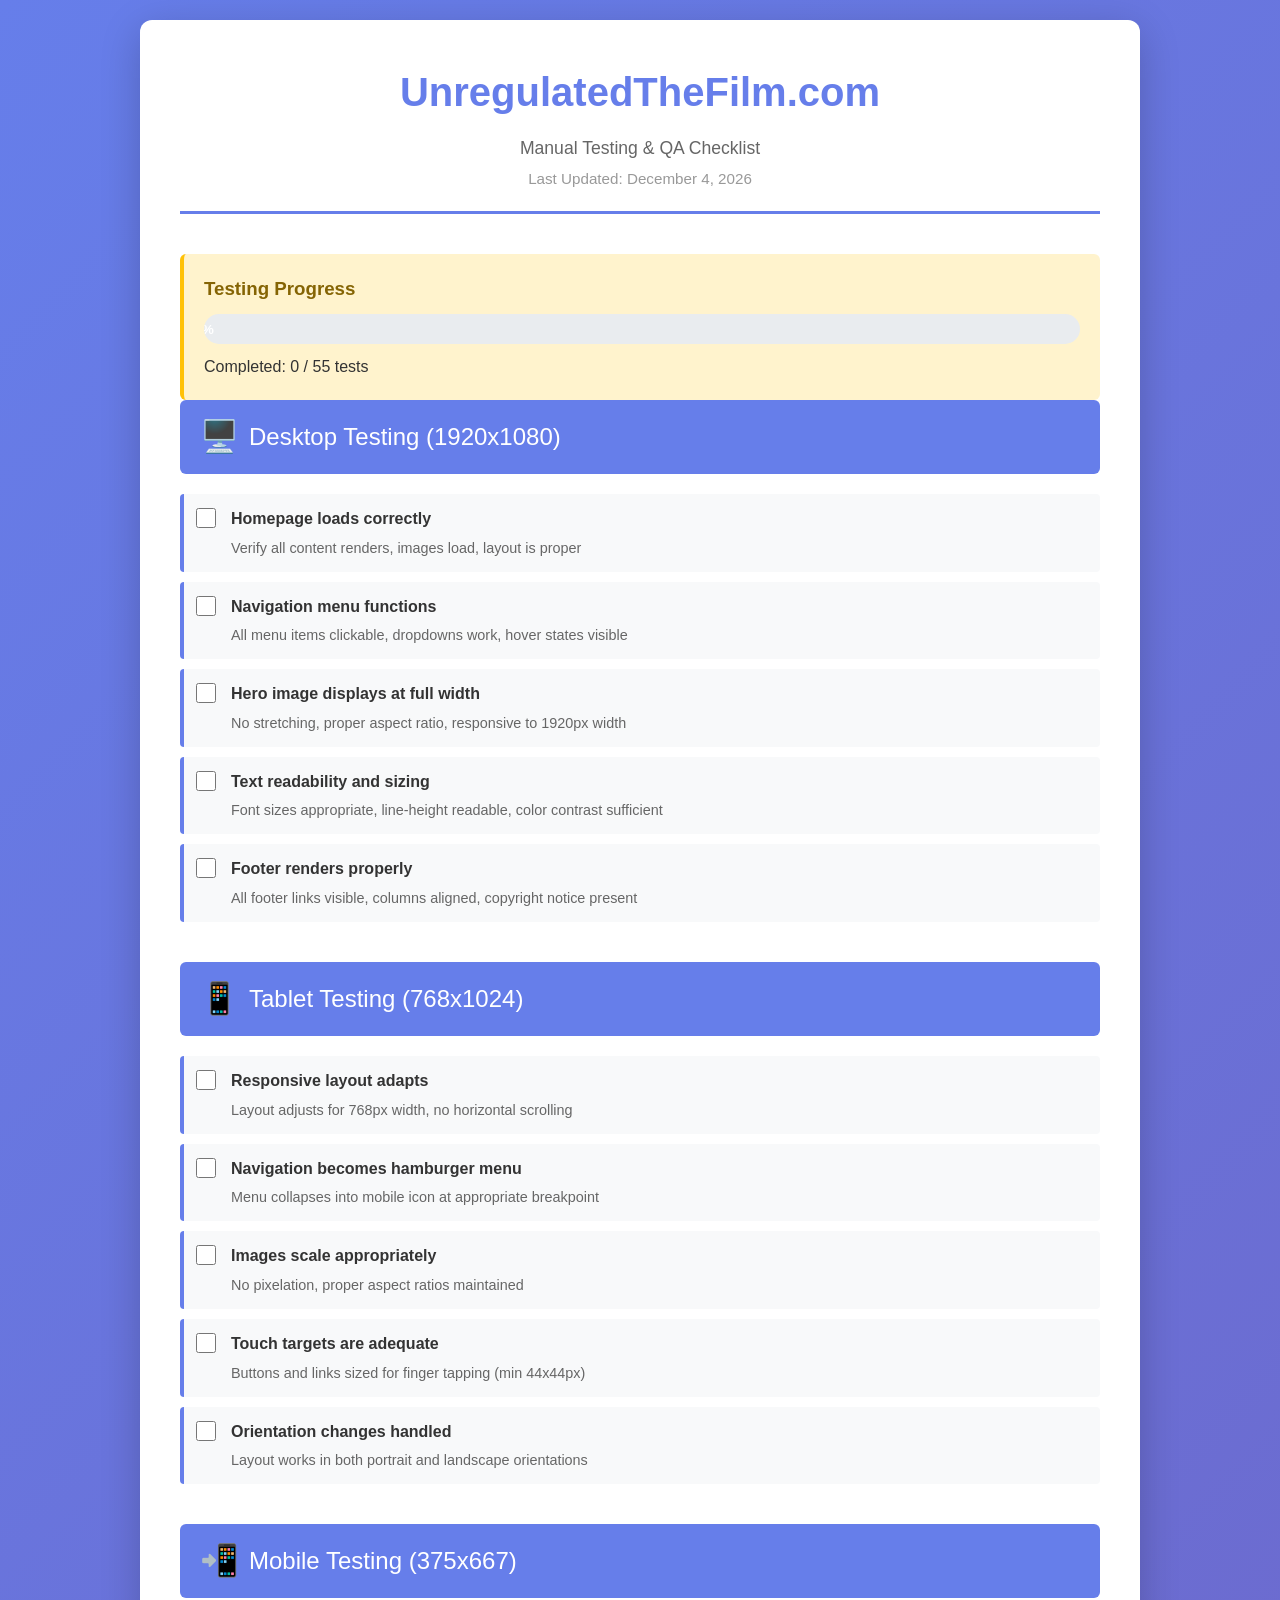
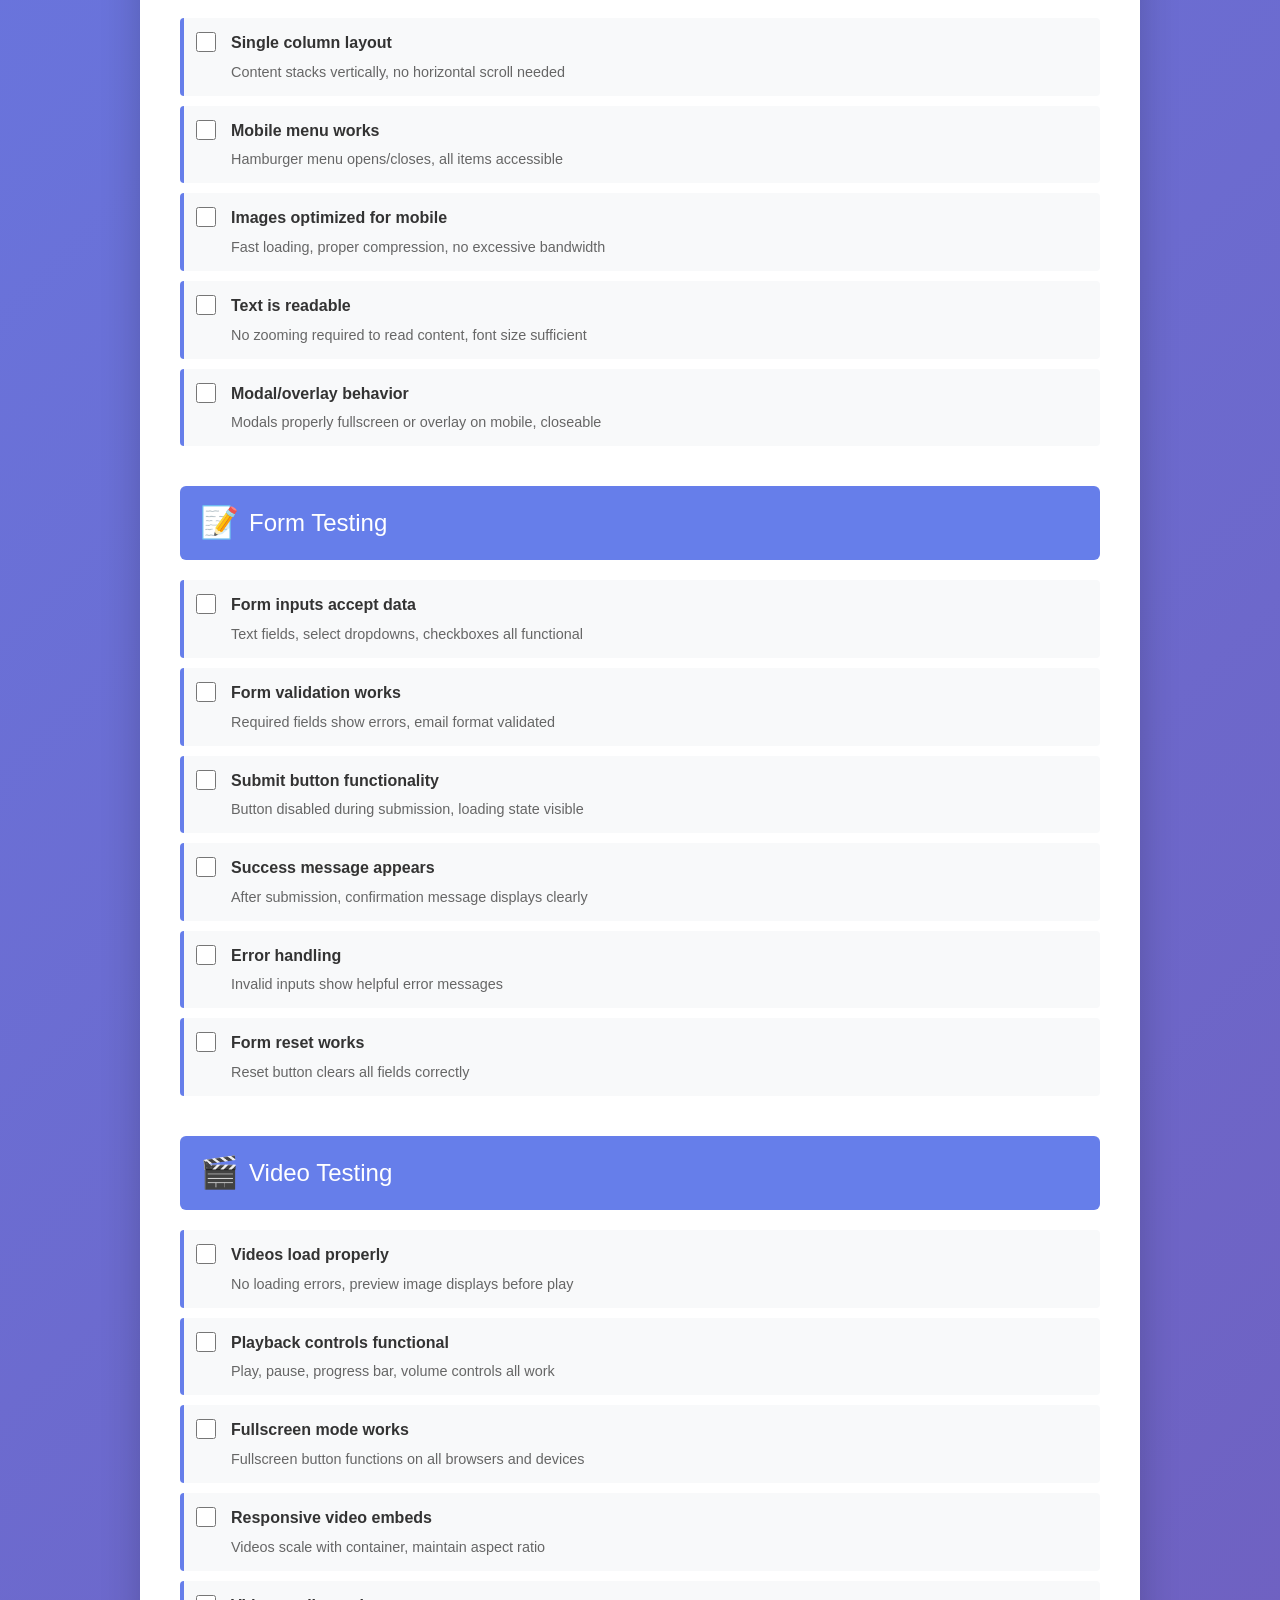
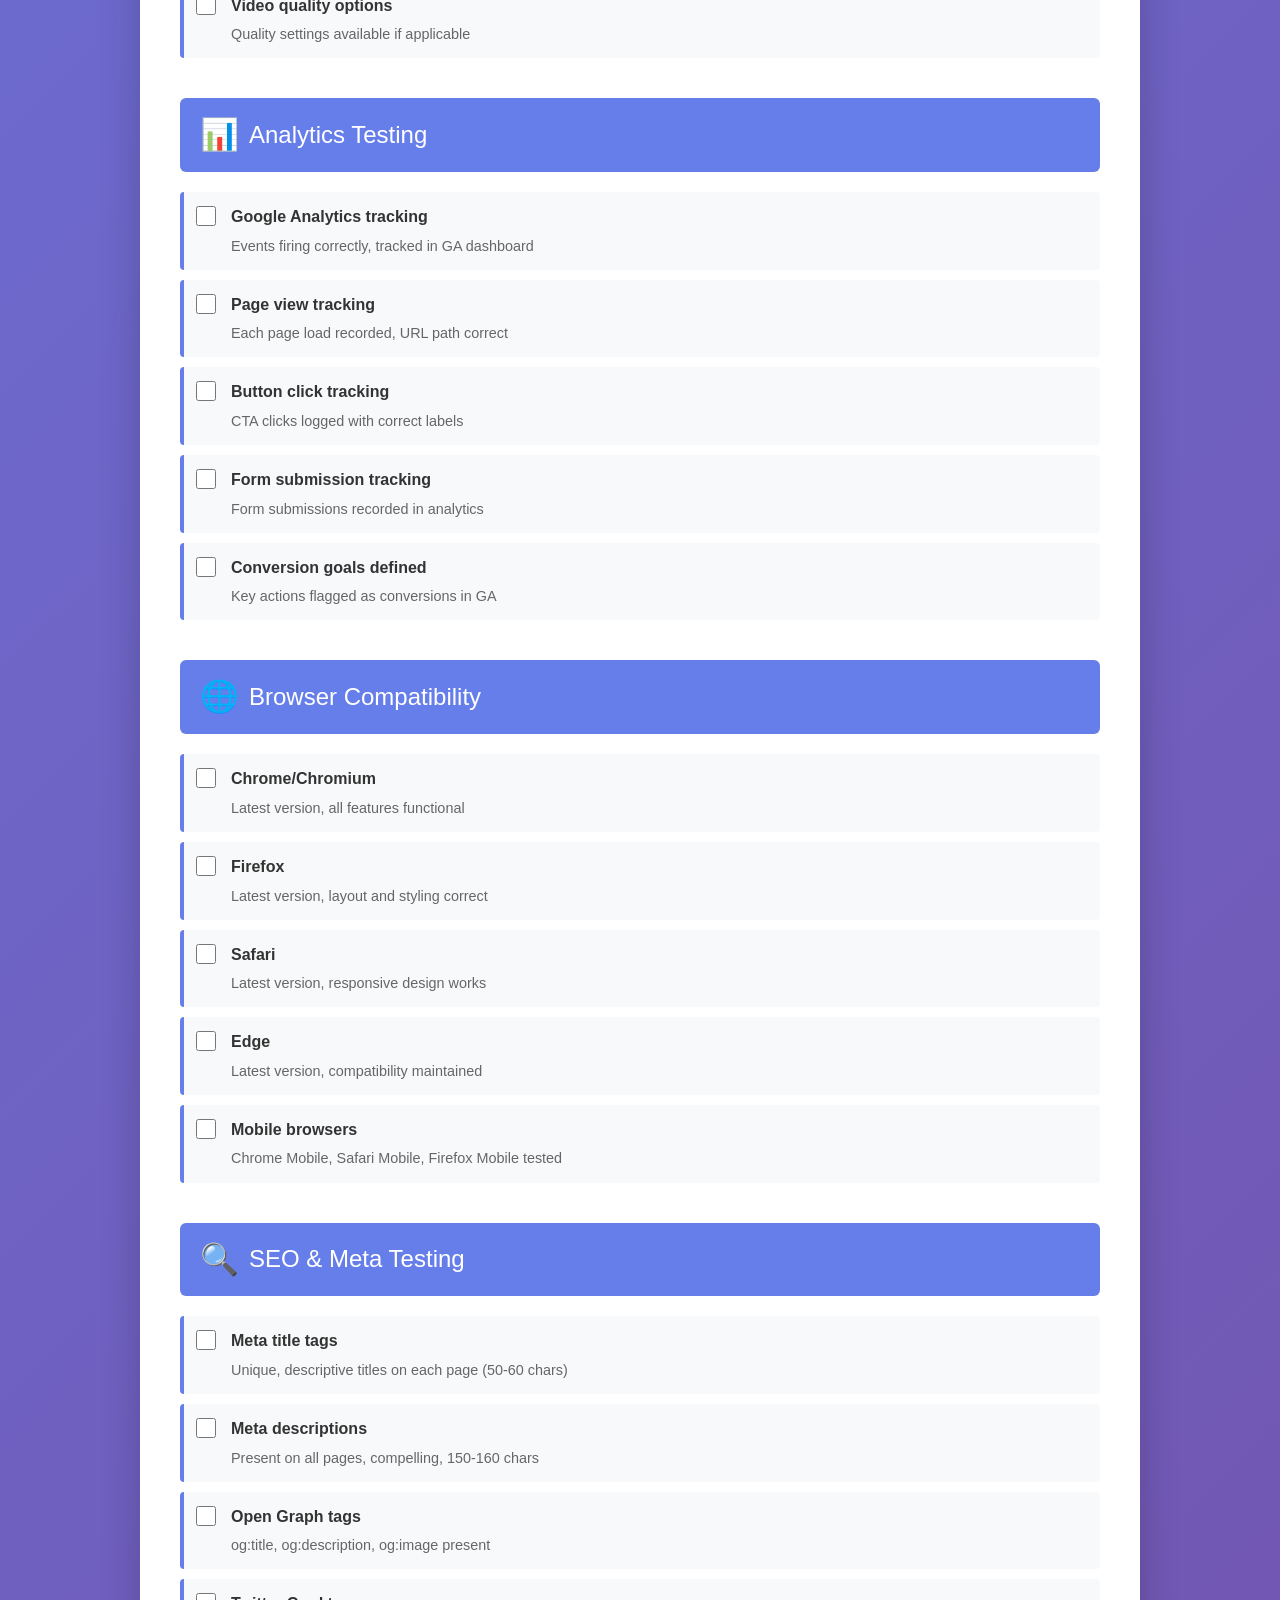
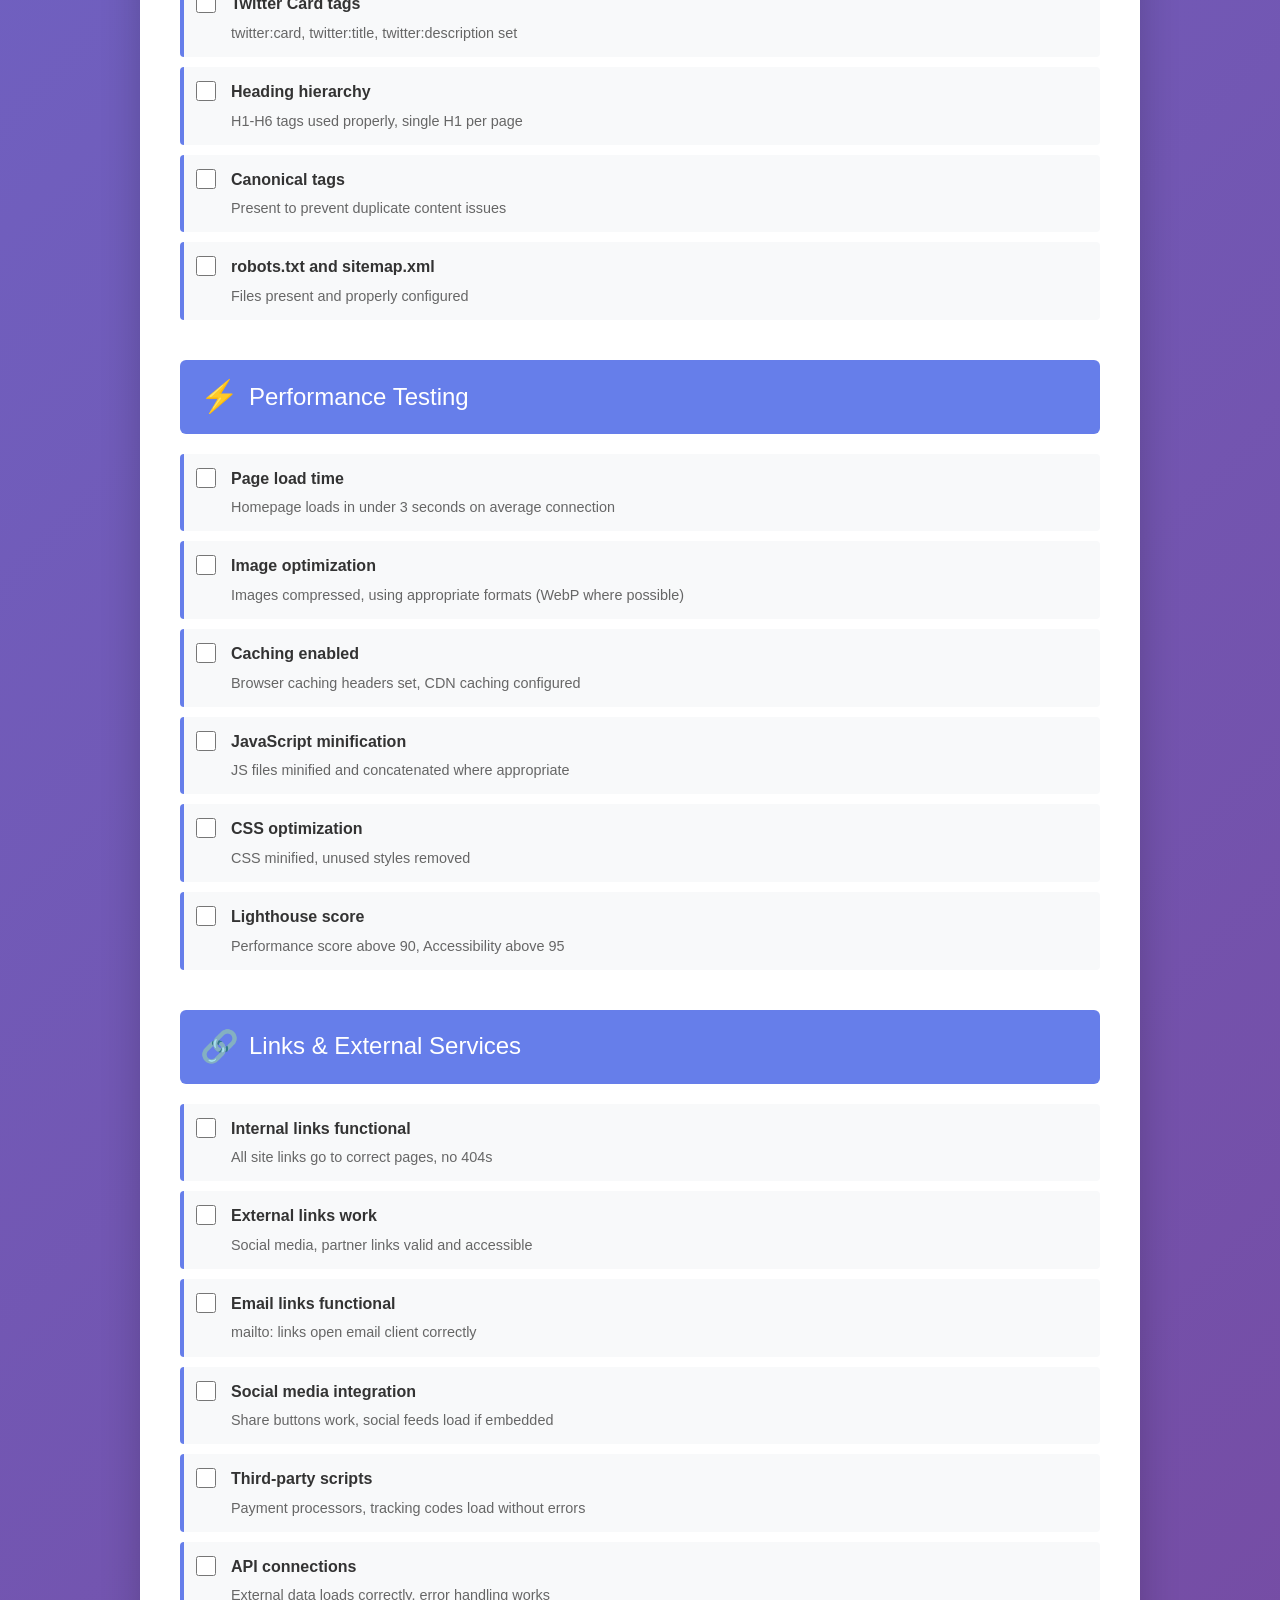
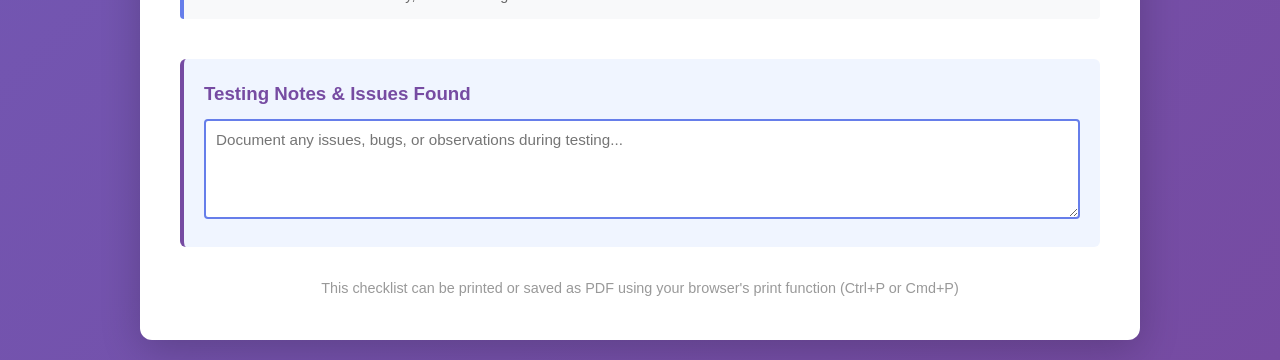
<file: tests/test.html>
<!DOCTYPE html>
<html lang="en">
<head>
    <meta charset="UTF-8">
    <meta name="viewport" content="width=device-width, initial-scale=1.0">
    <title>UnregulatedTheFilm - Manual Testing Checklist</title>
    <style>
        * {
            margin: 0;
            padding: 0;
            box-sizing: border-box;
        }

        body {
            font-family: 'Segoe UI', Tahoma, Geneva, Verdana, sans-serif;
            background: linear-gradient(135deg, #667eea 0%, #764ba2 100%);
            color: #333;
            line-height: 1.6;
            padding: 20px;
            min-height: 100vh;
        }

        .container {
            max-width: 1000px;
            margin: 0 auto;
            background: white;
            border-radius: 12px;
            box-shadow: 0 10px 40px rgba(0, 0, 0, 0.2);
            padding: 40px;
        }

        header {
            text-align: center;
            margin-bottom: 40px;
            border-bottom: 3px solid #667eea;
            padding-bottom: 20px;
        }

        h1 {
            color: #667eea;
            font-size: 2.5em;
            margin-bottom: 10px;
        }

        .subtitle {
            color: #666;
            font-size: 1.1em;
            margin-bottom: 5px;
        }

        .date-info {
            color: #999;
            font-size: 0.95em;
        }

        .section {
            margin-bottom: 40px;
        }

        .section-title {
            font-size: 1.5em;
            color: white;
            background: #667eea;
            padding: 12px 20px;
            border-radius: 6px;
            margin-bottom: 20px;
            display: flex;
            align-items: center;
            gap: 10px;
        }

        .section-icon {
            font-size: 1.3em;
        }

        .test-item {
            display: flex;
            align-items: flex-start;
            padding: 12px;
            margin-bottom: 10px;
            background: #f8f9fa;
            border-left: 4px solid #667eea;
            border-radius: 4px;
            transition: background 0.3s;
        }

        .test-item:hover {
            background: #e8ebf8;
        }

        .test-item.checked {
            background: #d4edda;
            border-left-color: #28a745;
            opacity: 0.7;
        }

        .test-item input[type="checkbox"] {
            width: 20px;
            height: 20px;
            min-width: 20px;
            margin-right: 15px;
            margin-top: 2px;
            cursor: pointer;
            accent-color: #667eea;
        }

        .test-item label {
            cursor: pointer;
            flex: 1;
            display: flex;
            flex-direction: column;
            gap: 5px;
        }

        .test-name {
            font-weight: 600;
            color: #333;
        }

        .test-detail {
            font-size: 0.9em;
            color: #666;
        }

        .notes-section {
            margin-top: 30px;
            padding: 20px;
            background: #f0f5ff;
            border-radius: 6px;
            border-left: 4px solid #764ba2;
        }

        .notes-section h3 {
            color: #764ba2;
            margin-bottom: 10px;
        }

        textarea {
            width: 100%;
            min-height: 100px;
            padding: 10px;
            border: 2px solid #667eea;
            border-radius: 4px;
            font-family: inherit;
            font-size: 0.95em;
            resize: vertical;
        }

        .summary {
            margin-top: 40px;
            padding: 20px;
            background: #fff3cd;
            border-radius: 6px;
            border-left: 4px solid #ffc107;
        }

        .summary h3 {
            color: #856404;
            margin-bottom: 10px;
        }

        .progress-bar {
            width: 100%;
            height: 30px;
            background: #e9ecef;
            border-radius: 15px;
            overflow: hidden;
            margin: 10px 0;
        }

        .progress-fill {
            height: 100%;
            background: linear-gradient(90deg, #667eea, #764ba2);
            width: 0%;
            transition: width 0.3s;
            display: flex;
            align-items: center;
            justify-content: center;
            color: white;
            font-weight: bold;
            font-size: 0.85em;
        }

        .print-info {
            text-align: center;
            margin-top: 30px;
            color: #999;
            font-size: 0.9em;
        }

        @media print {
            body {
                background: white;
                padding: 0;
            }

            .container {
                max-width: 100%;
                box-shadow: none;
            }

            .test-item.checked {
                opacity: 1;
            }

            .summary {
                page-break-inside: avoid;
            }
        }

        @media (max-width: 768px) {
            .container {
                padding: 20px;
            }

            h1 {
                font-size: 1.8em;
            }

            .section-title {
                font-size: 1.2em;
            }
        }
    </style>
</head>
<body>
    <div class="container">
        <header>
            <h1>UnregulatedTheFilm.com</h1>
            <p class="subtitle">Manual Testing & QA Checklist</p>
            <p class="date-info">Last Updated: <span id="date"></span></p>
        </header>

        <div class="summary">
            <h3>Testing Progress</h3>
            <div class="progress-bar">
                <div class="progress-fill" id="progressFill">0%</div>
            </div>
            <p>Completed: <span id="completed">0</span> / <span id="total">0</span> tests</p>
        </div>

        <!-- Desktop Testing -->
        <div class="section">
            <div class="section-title">
                <span class="section-icon">🖥️</span>
                Desktop Testing (1920x1080)
            </div>
            <div class="test-item">
                <input type="checkbox">
                <label>
                    <span class="test-name">Homepage loads correctly</span>
                    <span class="test-detail">Verify all content renders, images load, layout is proper</span>
                </label>
            </div>
            <div class="test-item">
                <input type="checkbox">
                <label>
                    <span class="test-name">Navigation menu functions</span>
                    <span class="test-detail">All menu items clickable, dropdowns work, hover states visible</span>
                </label>
            </div>
            <div class="test-item">
                <input type="checkbox">
                <label>
                    <span class="test-name">Hero image displays at full width</span>
                    <span class="test-detail">No stretching, proper aspect ratio, responsive to 1920px width</span>
                </label>
            </div>
            <div class="test-item">
                <input type="checkbox">
                <label>
                    <span class="test-name">Text readability and sizing</span>
                    <span class="test-detail">Font sizes appropriate, line-height readable, color contrast sufficient</span>
                </label>
            </div>
            <div class="test-item">
                <input type="checkbox">
                <label>
                    <span class="test-name">Footer renders properly</span>
                    <span class="test-detail">All footer links visible, columns aligned, copyright notice present</span>
                </label>
            </div>
        </div>

        <!-- Tablet Testing -->
        <div class="section">
            <div class="section-title">
                <span class="section-icon">📱</span>
                Tablet Testing (768x1024)
            </div>
            <div class="test-item">
                <input type="checkbox">
                <label>
                    <span class="test-name">Responsive layout adapts</span>
                    <span class="test-detail">Layout adjusts for 768px width, no horizontal scrolling</span>
                </label>
            </div>
            <div class="test-item">
                <input type="checkbox">
                <label>
                    <span class="test-name">Navigation becomes hamburger menu</span>
                    <span class="test-detail">Menu collapses into mobile icon at appropriate breakpoint</span>
                </label>
            </div>
            <div class="test-item">
                <input type="checkbox">
                <label>
                    <span class="test-name">Images scale appropriately</span>
                    <span class="test-detail">No pixelation, proper aspect ratios maintained</span>
                </label>
            </div>
            <div class="test-item">
                <input type="checkbox">
                <label>
                    <span class="test-name">Touch targets are adequate</span>
                    <span class="test-detail">Buttons and links sized for finger tapping (min 44x44px)</span>
                </label>
            </div>
            <div class="test-item">
                <input type="checkbox">
                <label>
                    <span class="test-name">Orientation changes handled</span>
                    <span class="test-detail">Layout works in both portrait and landscape orientations</span>
                </label>
            </div>
        </div>

        <!-- Mobile Testing -->
        <div class="section">
            <div class="section-title">
                <span class="section-icon">📲</span>
                Mobile Testing (375x667)
            </div>
            <div class="test-item">
                <input type="checkbox">
                <label>
                    <span class="test-name">Single column layout</span>
                    <span class="test-detail">Content stacks vertically, no horizontal scroll needed</span>
                </label>
            </div>
            <div class="test-item">
                <input type="checkbox">
                <label>
                    <span class="test-name">Mobile menu works</span>
                    <span class="test-detail">Hamburger menu opens/closes, all items accessible</span>
                </label>
            </div>
            <div class="test-item">
                <input type="checkbox">
                <label>
                    <span class="test-name">Images optimized for mobile</span>
                    <span class="test-detail">Fast loading, proper compression, no excessive bandwidth</span>
                </label>
            </div>
            <div class="test-item">
                <input type="checkbox">
                <label>
                    <span class="test-name">Text is readable</span>
                    <span class="test-detail">No zooming required to read content, font size sufficient</span>
                </label>
            </div>
            <div class="test-item">
                <input type="checkbox">
                <label>
                    <span class="test-name">Modal/overlay behavior</span>
                    <span class="test-detail">Modals properly fullscreen or overlay on mobile, closeable</span>
                </label>
            </div>
        </div>

        <!-- Form Testing -->
        <div class="section">
            <div class="section-title">
                <span class="section-icon">📝</span>
                Form Testing
            </div>
            <div class="test-item">
                <input type="checkbox">
                <label>
                    <span class="test-name">Form inputs accept data</span>
                    <span class="test-detail">Text fields, select dropdowns, checkboxes all functional</span>
                </label>
            </div>
            <div class="test-item">
                <input type="checkbox">
                <label>
                    <span class="test-name">Form validation works</span>
                    <span class="test-detail">Required fields show errors, email format validated</span>
                </label>
            </div>
            <div class="test-item">
                <input type="checkbox">
                <label>
                    <span class="test-name">Submit button functionality</span>
                    <span class="test-detail">Button disabled during submission, loading state visible</span>
                </label>
            </div>
            <div class="test-item">
                <input type="checkbox">
                <label>
                    <span class="test-name">Success message appears</span>
                    <span class="test-detail">After submission, confirmation message displays clearly</span>
                </label>
            </div>
            <div class="test-item">
                <input type="checkbox">
                <label>
                    <span class="test-name">Error handling</span>
                    <span class="test-detail">Invalid inputs show helpful error messages</span>
                </label>
            </div>
            <div class="test-item">
                <input type="checkbox">
                <label>
                    <span class="test-name">Form reset works</span>
                    <span class="test-detail">Reset button clears all fields correctly</span>
                </label>
            </div>
        </div>

        <!-- Video Testing -->
        <div class="section">
            <div class="section-title">
                <span class="section-icon">🎬</span>
                Video Testing
            </div>
            <div class="test-item">
                <input type="checkbox">
                <label>
                    <span class="test-name">Videos load properly</span>
                    <span class="test-detail">No loading errors, preview image displays before play</span>
                </label>
            </div>
            <div class="test-item">
                <input type="checkbox">
                <label>
                    <span class="test-name">Playback controls functional</span>
                    <span class="test-detail">Play, pause, progress bar, volume controls all work</span>
                </label>
            </div>
            <div class="test-item">
                <input type="checkbox">
                <label>
                    <span class="test-name">Fullscreen mode works</span>
                    <span class="test-detail">Fullscreen button functions on all browsers and devices</span>
                </label>
            </div>
            <div class="test-item">
                <input type="checkbox">
                <label>
                    <span class="test-name">Responsive video embeds</span>
                    <span class="test-detail">Videos scale with container, maintain aspect ratio</span>
                </label>
            </div>
            <div class="test-item">
                <input type="checkbox">
                <label>
                    <span class="test-name">Video quality options</span>
                    <span class="test-detail">Quality settings available if applicable</span>
                </label>
            </div>
        </div>

        <!-- Analytics Testing -->
        <div class="section">
            <div class="section-title">
                <span class="section-icon">📊</span>
                Analytics Testing
            </div>
            <div class="test-item">
                <input type="checkbox">
                <label>
                    <span class="test-name">Google Analytics tracking</span>
                    <span class="test-detail">Events firing correctly, tracked in GA dashboard</span>
                </label>
            </div>
            <div class="test-item">
                <input type="checkbox">
                <label>
                    <span class="test-name">Page view tracking</span>
                    <span class="test-detail">Each page load recorded, URL path correct</span>
                </label>
            </div>
            <div class="test-item">
                <input type="checkbox">
                <label>
                    <span class="test-name">Button click tracking</span>
                    <span class="test-detail">CTA clicks logged with correct labels</span>
                </label>
            </div>
            <div class="test-item">
                <input type="checkbox">
                <label>
                    <span class="test-name">Form submission tracking</span>
                    <span class="test-detail">Form submissions recorded in analytics</span>
                </label>
            </div>
            <div class="test-item">
                <input type="checkbox">
                <label>
                    <span class="test-name">Conversion goals defined</span>
                    <span class="test-detail">Key actions flagged as conversions in GA</span>
                </label>
            </div>
        </div>

        <!-- Browser Compatibility -->
        <div class="section">
            <div class="section-title">
                <span class="section-icon">🌐</span>
                Browser Compatibility
            </div>
            <div class="test-item">
                <input type="checkbox">
                <label>
                    <span class="test-name">Chrome/Chromium</span>
                    <span class="test-detail">Latest version, all features functional</span>
                </label>
            </div>
            <div class="test-item">
                <input type="checkbox">
                <label>
                    <span class="test-name">Firefox</span>
                    <span class="test-detail">Latest version, layout and styling correct</span>
                </label>
            </div>
            <div class="test-item">
                <input type="checkbox">
                <label>
                    <span class="test-name">Safari</span>
                    <span class="test-detail">Latest version, responsive design works</span>
                </label>
            </div>
            <div class="test-item">
                <input type="checkbox">
                <label>
                    <span class="test-name">Edge</span>
                    <span class="test-detail">Latest version, compatibility maintained</span>
                </label>
            </div>
            <div class="test-item">
                <input type="checkbox">
                <label>
                    <span class="test-name">Mobile browsers</span>
                    <span class="test-detail">Chrome Mobile, Safari Mobile, Firefox Mobile tested</span>
                </label>
            </div>
        </div>

        <!-- SEO & Meta Testing -->
        <div class="section">
            <div class="section-title">
                <span class="section-icon">🔍</span>
                SEO & Meta Testing
            </div>
            <div class="test-item">
                <input type="checkbox">
                <label>
                    <span class="test-name">Meta title tags</span>
                    <span class="test-detail">Unique, descriptive titles on each page (50-60 chars)</span>
                </label>
            </div>
            <div class="test-item">
                <input type="checkbox">
                <label>
                    <span class="test-name">Meta descriptions</span>
                    <span class="test-detail">Present on all pages, compelling, 150-160 chars</span>
                </label>
            </div>
            <div class="test-item">
                <input type="checkbox">
                <label>
                    <span class="test-name">Open Graph tags</span>
                    <span class="test-detail">og:title, og:description, og:image present</span>
                </label>
            </div>
            <div class="test-item">
                <input type="checkbox">
                <label>
                    <span class="test-name">Twitter Card tags</span>
                    <span class="test-detail">twitter:card, twitter:title, twitter:description set</span>
                </label>
            </div>
            <div class="test-item">
                <input type="checkbox">
                <label>
                    <span class="test-name">Heading hierarchy</span>
                    <span class="test-detail">H1-H6 tags used properly, single H1 per page</span>
                </label>
            </div>
            <div class="test-item">
                <input type="checkbox">
                <label>
                    <span class="test-name">Canonical tags</span>
                    <span class="test-detail">Present to prevent duplicate content issues</span>
                </label>
            </div>
            <div class="test-item">
                <input type="checkbox">
                <label>
                    <span class="test-name">robots.txt and sitemap.xml</span>
                    <span class="test-detail">Files present and properly configured</span>
                </label>
            </div>
        </div>

        <!-- Performance Testing -->
        <div class="section">
            <div class="section-title">
                <span class="section-icon">⚡</span>
                Performance Testing
            </div>
            <div class="test-item">
                <input type="checkbox">
                <label>
                    <span class="test-name">Page load time</span>
                    <span class="test-detail">Homepage loads in under 3 seconds on average connection</span>
                </label>
            </div>
            <div class="test-item">
                <input type="checkbox">
                <label>
                    <span class="test-name">Image optimization</span>
                    <span class="test-detail">Images compressed, using appropriate formats (WebP where possible)</span>
                </label>
            </div>
            <div class="test-item">
                <input type="checkbox">
                <label>
                    <span class="test-name">Caching enabled</span>
                    <span class="test-detail">Browser caching headers set, CDN caching configured</span>
                </label>
            </div>
            <div class="test-item">
                <input type="checkbox">
                <label>
                    <span class="test-name">JavaScript minification</span>
                    <span class="test-detail">JS files minified and concatenated where appropriate</span>
                </label>
            </div>
            <div class="test-item">
                <input type="checkbox">
                <label>
                    <span class="test-name">CSS optimization</span>
                    <span class="test-detail">CSS minified, unused styles removed</span>
                </label>
            </div>
            <div class="test-item">
                <input type="checkbox">
                <label>
                    <span class="test-name">Lighthouse score</span>
                    <span class="test-detail">Performance score above 90, Accessibility above 95</span>
                </label>
            </div>
        </div>

        <!-- Links & External Services -->
        <div class="section">
            <div class="section-title">
                <span class="section-icon">🔗</span>
                Links & External Services
            </div>
            <div class="test-item">
                <input type="checkbox">
                <label>
                    <span class="test-name">Internal links functional</span>
                    <span class="test-detail">All site links go to correct pages, no 404s</span>
                </label>
            </div>
            <div class="test-item">
                <input type="checkbox">
                <label>
                    <span class="test-name">External links work</span>
                    <span class="test-detail">Social media, partner links valid and accessible</span>
                </label>
            </div>
            <div class="test-item">
                <input type="checkbox">
                <label>
                    <span class="test-name">Email links functional</span>
                    <span class="test-detail">mailto: links open email client correctly</span>
                </label>
            </div>
            <div class="test-item">
                <input type="checkbox">
                <label>
                    <span class="test-name">Social media integration</span>
                    <span class="test-detail">Share buttons work, social feeds load if embedded</span>
                </label>
            </div>
            <div class="test-item">
                <input type="checkbox">
                <label>
                    <span class="test-name">Third-party scripts</span>
                    <span class="test-detail">Payment processors, tracking codes load without errors</span>
                </label>
            </div>
            <div class="test-item">
                <input type="checkbox">
                <label>
                    <span class="test-name">API connections</span>
                    <span class="test-detail">External data loads correctly, error handling works</span>
                </label>
            </div>
        </div>

        <!-- Notes Section -->
        <div class="notes-section">
            <h3>Testing Notes & Issues Found</h3>
            <textarea id="notes" placeholder="Document any issues, bugs, or observations during testing..."></textarea>
        </div>

        <div class="print-info">
            <p>This checklist can be printed or saved as PDF using your browser's print function (Ctrl+P or Cmd+P)</p>
        </div>
    </div>

    <script>
        // Set current date
        document.getElementById('date').textContent = new Date().toLocaleDateString('en-US', {
            year: 'numeric',
            month: 'long',
            day: 'numeric'
        });

        // Setup checkboxes
        const checkboxes = document.querySelectorAll('input[type="checkbox"]');
        const totalTests = checkboxes.length;
        document.getElementById('total').textContent = totalTests;

        // Load saved state from localStorage
        function loadState() {
            checkboxes.forEach((checkbox, index) => {
                const saved = localStorage.getItem(`test-${index}`);
                if (saved === 'true') {
                    checkbox.checked = true;
                    checkbox.parentElement.classList.add('checked');
                }
            });
            updateProgress();
        }

        // Update progress
        function updateProgress() {
            const completed = document.querySelectorAll('input[type="checkbox"]:checked').length;
            document.getElementById('completed').textContent = completed;
            const percentage = Math.round((completed / totalTests) * 100);
            document.getElementById('progressFill').textContent = percentage + '%';
            document.getElementById('progressFill').style.width = percentage + '%';
        }

        // Handle checkbox changes
        checkboxes.forEach((checkbox, index) => {
            checkbox.addEventListener('change', () => {
                if (checkbox.checked) {
                    checkbox.parentElement.classList.add('checked');
                    localStorage.setItem(`test-${index}`, 'true');
                } else {
                    checkbox.parentElement.classList.remove('checked');
                    localStorage.setItem(`test-${index}`, 'false');
                }
                updateProgress();
            });
        });

        // Auto-save notes
        const notesField = document.getElementById('notes');
        notesField.addEventListener('change', () => {
            localStorage.setItem('test-notes', notesField.value);
        });

        // Load notes from localStorage
        const savedNotes = localStorage.getItem('test-notes');
        if (savedNotes) {
            notesField.value = savedNotes;
        }

        // Initialize
        loadState();
    </script>
</body>
</html>
</file>
